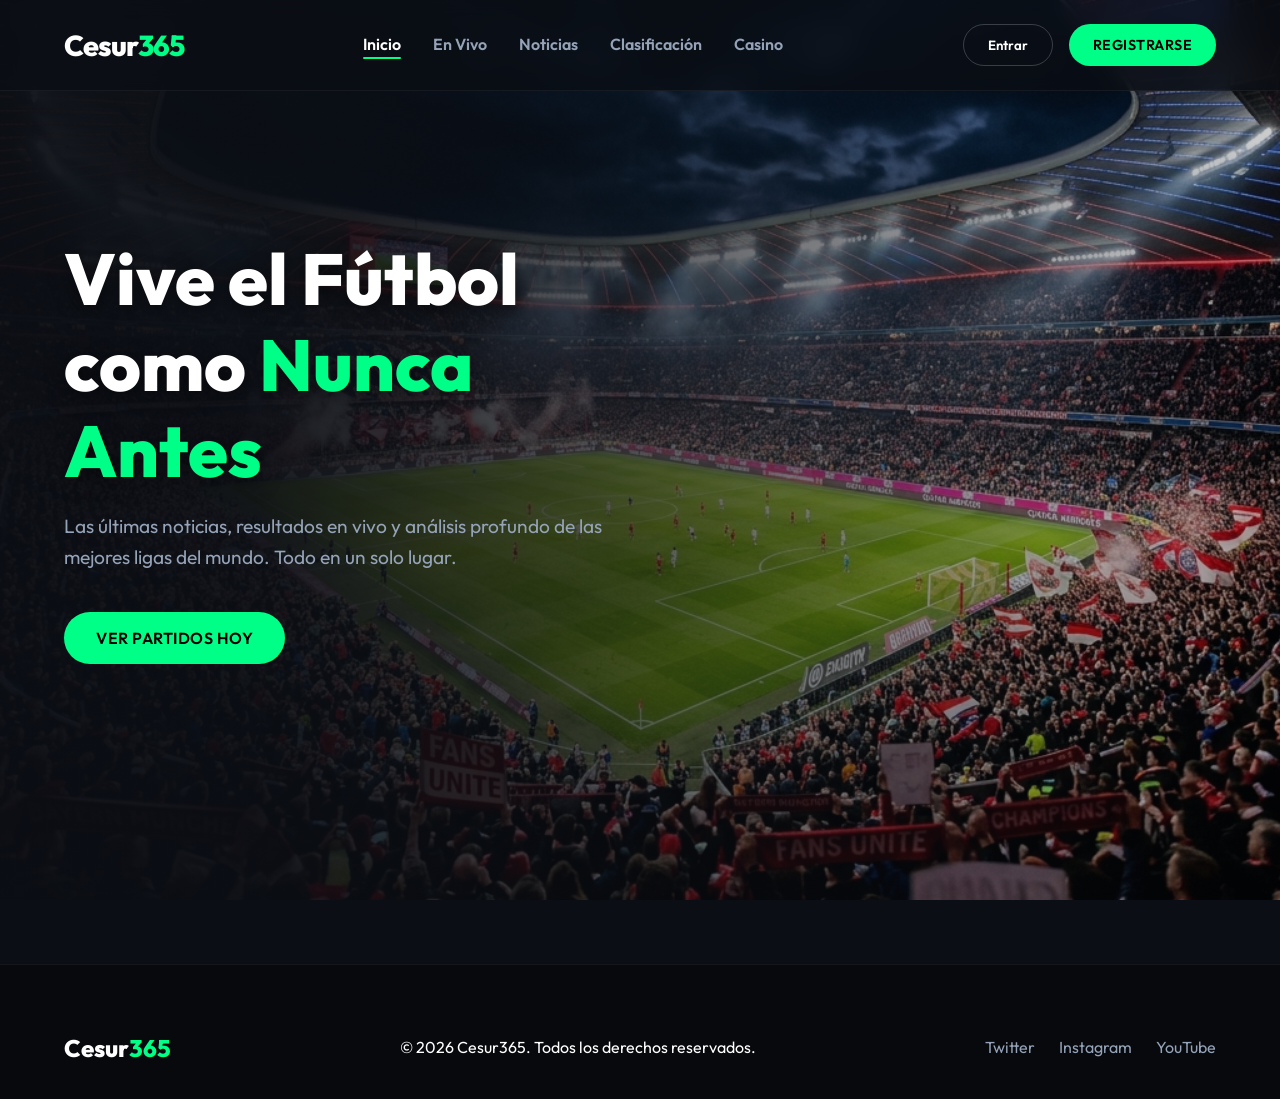
<file: index.html>
<!DOCTYPE html>
<html lang="es">

<head>
    <meta charset="UTF-8">
    <meta name="viewport" content="width=device-width, initial-scale=1.0">
    <title>Cesur365</title>
    <!-- Fuentes de Google -->
    <link rel="preconnect" href="https://fonts.googleapis.com">
    <link rel="preconnect" href="https://fonts.gstatic.com" crossorigin>
    <link href="https://fonts.googleapis.com/css2?family=Outfit:wght@300;400;600;800&display=swap" rel="stylesheet">
    <link rel="stylesheet" href="css/style.css">
</head>

<body>
    <header class="navbar">
        <div class="logo">
            <a href="index.html" style="text-decoration: none; color: inherit;">
                <h1>Cesur<span>365</span></h1>
            </a>
        </div>
        <div class="hamburger" onclick="toggleMenu()">
            <span></span>
            <span></span>
            <span></span>
        </div>
        <nav id="nav-menu">
            <ul>
                <li><a href="index.html" class="active">Inicio</a></li>
                <li><a href="envivo.html">En Vivo</a></li>
                <li><a href="noticias.html">Noticias</a></li>
                <li><a href="clasificacion.html">Clasificación</a></li>
                <li><a href="casino.html">Casino</a></li>
            </ul>
        </nav>
        <div class="auth-buttons" id="auth-section">
            <button class="btn-secondary" onclick="openModal('loginModal')">Entrar</button>
            <button class="btn-primary" onclick="openModal('registerModal')">Registrarse</button>
        </div>
    </header>

    <main>
        <!-- Principal -->
        <section id="home" class="hero">
            <div class="hero-content">
                <h2>Vive el Fútbol como <span class="highlight">Nunca Antes</span></h2>
                <p>Las últimas noticias, resultados en vivo y análisis profundo de las mejores ligas del mundo. Todo en
                    un solo lugar.</p>
                <button class="btn-primary btn-large" onclick="window.location.href='envivo.html'">Ver Partidos
                    Hoy</button>
            </div>
            <!-- El fondo se maneja mediante CSS y la imagen generada  -->
        </section>
    </main>

    <footer>
        <div class="footer-content">
            <div class="footer-logo">Cesur<span>365</span></div>
            <p>&copy; 2026 Cesur365. Todos los derechos reservados.</p>
            <div class="social-links">
                <a href="#">Twitter</a>
                <a href="#">Instagram</a>
                <a href="#">YouTube</a>

            </div>
        </div>
    </footer>

    <script>
        function toggleMenu() {
            document.getElementById('nav-menu').classList.toggle('open');
        }

        // ---autenticación  ---
        function openModal(id) { document.getElementById(id).classList.add('active'); }
        function closeModal(id) { document.getElementById(id).classList.remove('active'); }

        function checkAuth() {
            const user = localStorage.getItem('nexgenUser');
            const authSection = document.getElementById('auth-section');
            if (user) {
                authSection.innerHTML = `<span style="margin-right:1rem; font-weight:600;">Hola, <span class="highlight">${user}</span></span>
                                         <button class="btn-secondary" onclick="logout()">Salir</button>`;
            } else {
                authSection.innerHTML = `<button class="btn-secondary" onclick="openModal('loginModal')">Entrar</button>
                                         <button class="btn-primary" onclick="openModal('registerModal')">Registrarse</button>`;
            }
        }

        function handleRegister(e) {
            e.preventDefault();
            const user = document.getElementById('regUser').value;
            localStorage.setItem('nexgenUser', user);
            closeModal('registerModal');
            checkAuth();
            alert('¡Registro exitoso! Bienvenido ' + user);
        }

        function handleLogin(e) {
            e.preventDefault();
            const user = document.getElementById('loginUser').value;
            localStorage.setItem('nexgenUser', user);
            closeModal('loginModal');
            checkAuth();
        }

        function logout() {
            localStorage.removeItem('nexgenUser');
            checkAuth();
        }

        window.onload = checkAuth;
    </script>

    <!--Inicio de sesion-->
    <div id="loginModal" class="modal">
        <div class="modal-content">
            <span class="close-btn" onclick="closeModal('loginModal')">&times;</span>
            <h3 style="margin-bottom: 1.5rem; font-size: 1.8rem;">Iniciar <span class="highlight">Sesión</span></h3>
            <form id="loginForm" onsubmit="handleLogin(event)">
                <div class="form-group">
                    <label>Usuario</label>
                    <input type="text" id="loginUser" required>
                </div>
                <div class="form-group">
                    <label>Contraseña</label>
                    <input type="password" id="loginPass" required>
                </div>
                <button type="submit" class="btn-primary" style="width: 100%;">Entrar</button>
            </form>
        </div>
    </div>

    <!-- Registrarse -->
    <div id="registerModal" class="modal">
        <div class="modal-content">
            <span class="close-btn" onclick="closeModal('registerModal')">&times;</span>
            <h3 style="margin-bottom: 1.5rem; font-size: 1.8rem;">Crea tu <span class="highlight">Cuenta</span></h3>
            <form id="registerForm" onsubmit="handleRegister(event)">
                <div class="form-group">
                    <label>Nombre de Usuario</label>
                    <input type="text" id="regUser" required>
                </div>
                <div class="form-group">
                    <label>Correo Electrónico</label>
                    <input type="email" id="regEmail" required>
                </div>
                <div class="form-group">
                    <label>Contraseña</label>
                    <input type="password" id="regPass" required>
                </div>
                <button type="submit" class="btn-primary" style="width: 100%;">Registrarse</button>
            </form>
        </div>
    </div>
</body>

</html>
</file>
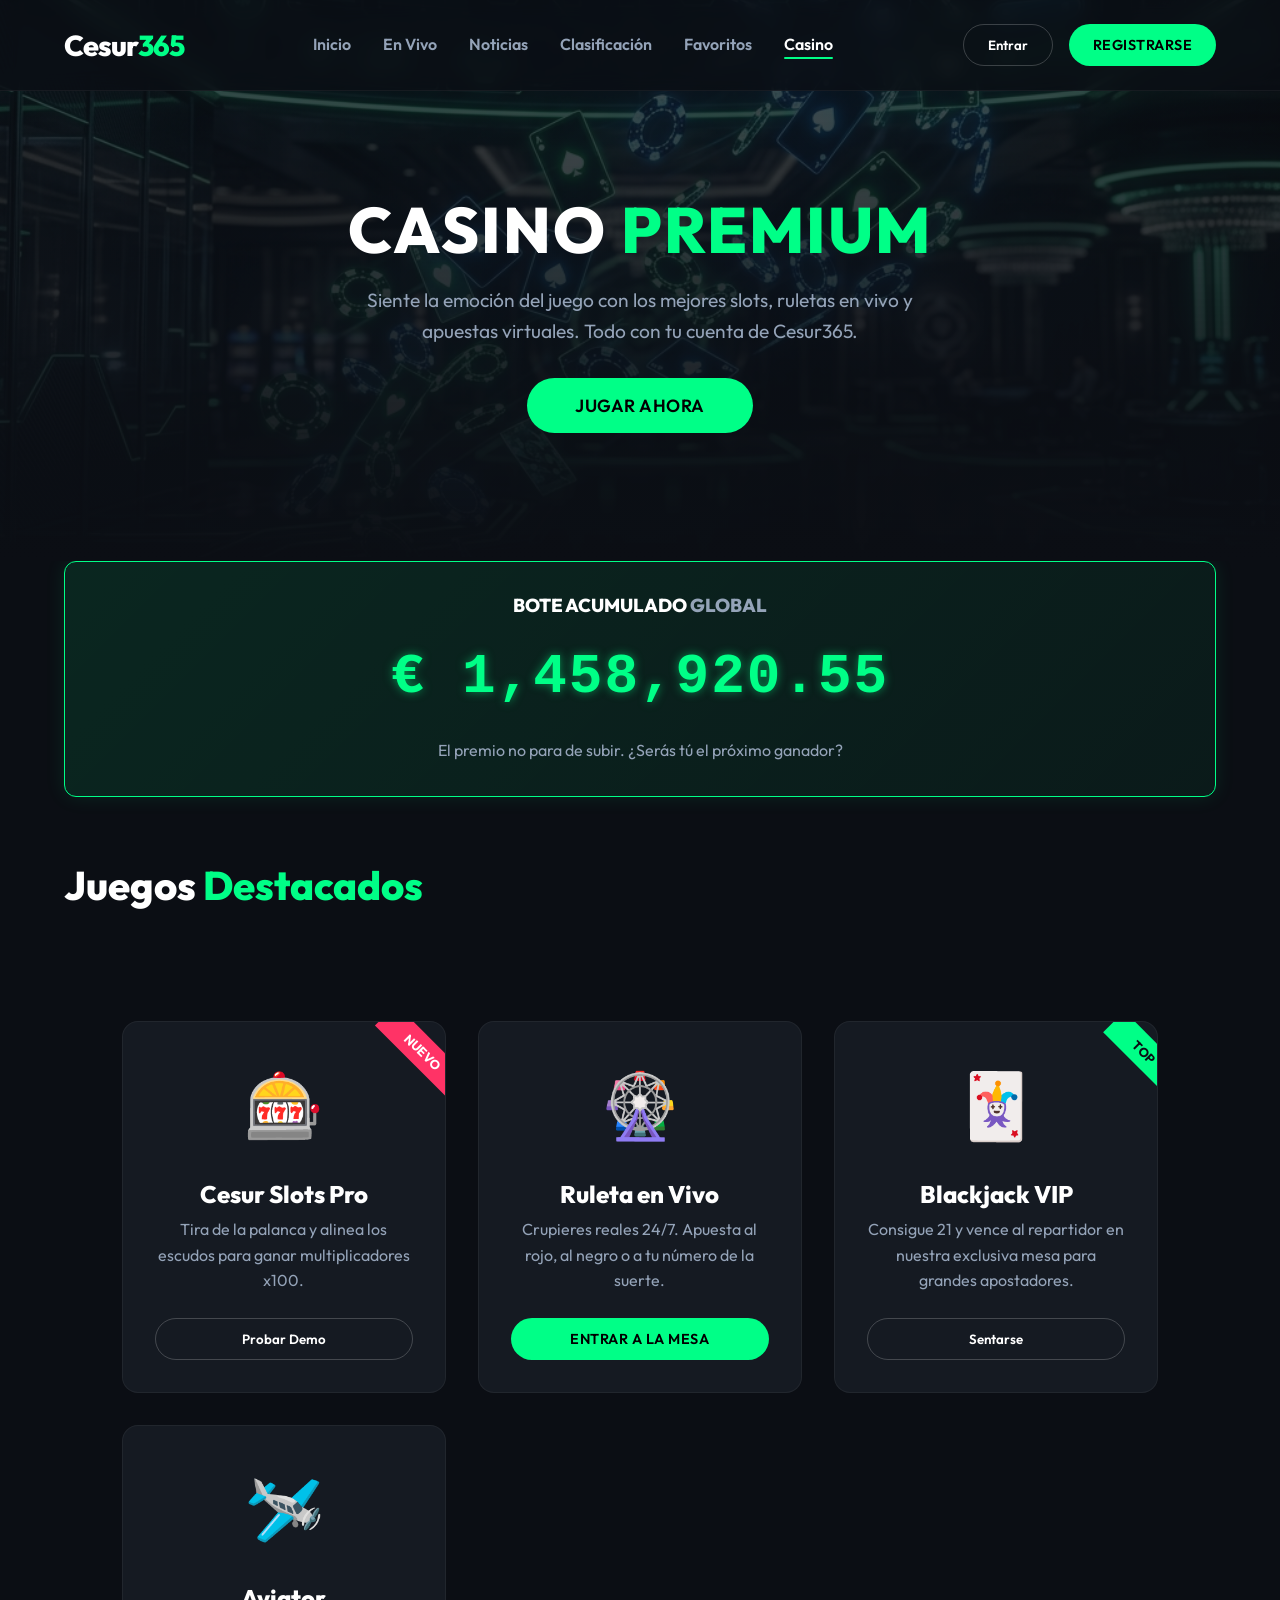
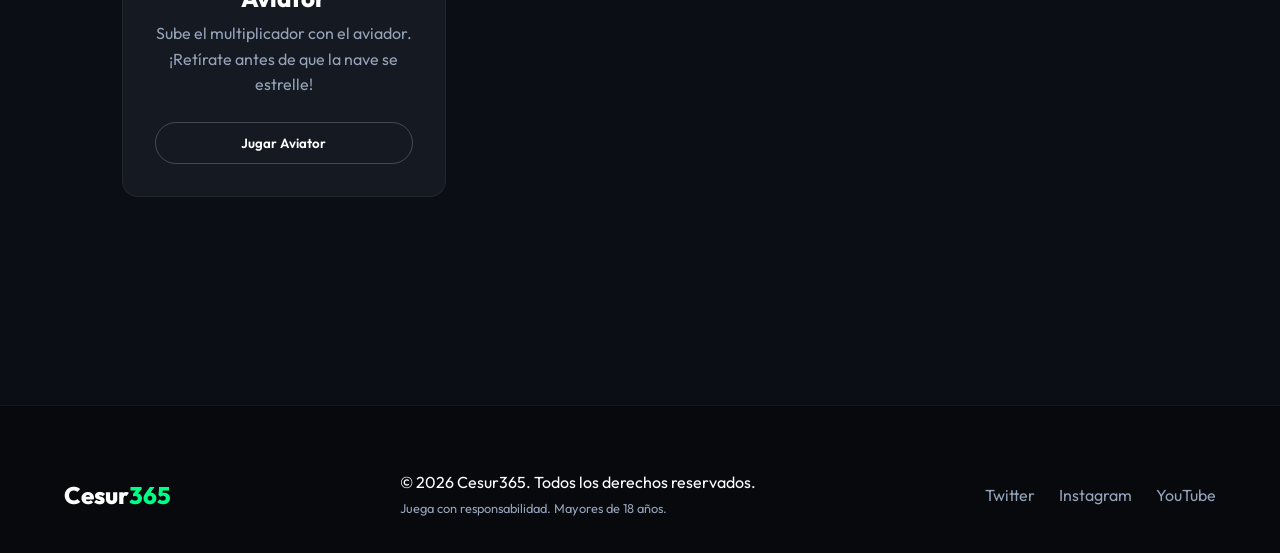
<file: casino.html>
<!DOCTYPE html>
<html lang="es">

<head>
    <meta charset="UTF-8">
    <meta name="viewport" content="width=device-width, initial-scale=1.0">
    <title>Cesur365 - Casino</title>
    <!-- Fuentes de Google -->
    <link rel="preconnect" href="https://fonts.googleapis.com">
    <link rel="preconnect" href="https://fonts.gstatic.com" crossorigin>
    <link href="https://fonts.googleapis.com/css2?family=Outfit:wght@300;400;600;800&display=swap" rel="stylesheet">
    <link rel="stylesheet" href="css/style.css">
    <style>
        .casino-hero {
            padding: 12rem 5% 8rem;
            background-image: linear-gradient(to bottom, rgba(11, 14, 20, 0.7), var(--bg-main)), url('img/casino_bg.png');
            background-size: cover;
            background-position: center;
            text-align: center;
            position: relative;
            overflow: hidden;
        }

        .casino-hero h2 {
            font-size: 4rem;
            margin-bottom: 1rem;
            text-transform: uppercase;
            letter-spacing: 2px;
        }

        .casino-hero p {
            font-size: 1.2rem;
            color: var(--text-secondary);
            max-width: 600px;
            margin: 0 auto 2rem;
        }

        .game-grid {
            display: grid;
            grid-template-columns: repeat(auto-fit, minmax(280px, 1fr));
            gap: 2rem;
            padding: 4rem 5%;
        }

        .game-card {
            background-color: var(--bg-card);
            border: 1px solid rgba(255, 255, 255, 0.05);
            border-radius: 16px;
            padding: 2rem;
            text-align: center;
            transition: all 0.3s ease;
            position: relative;
            overflow: hidden;
        }

        .game-card:hover {
            transform: translateY(-10px);
            box-shadow: 0 15px 30px rgba(0, 255, 135, 0.1);
            border-color: rgba(0, 255, 135, 0.3);
        }

        .game-icon {
            font-size: 4rem;
            margin-bottom: 1.5rem;
            color: var(--accent);
        }

        .jackpot-banner {
            background: linear-gradient(135deg, rgba(0, 255, 135, 0.1) 0%, rgba(0, 255, 135, 0.05) 100%);
            border: 1px solid var(--accent);
            border-radius: 12px;
            padding: 2rem;
            text-align: center;
            margin: 0 5% 4rem;
            box-shadow: 0 0 20px rgba(0, 255, 135, 0.1);
        }

        .jackpot-amount {
            font-size: 3.5rem;
            font-weight: 800;
            color: var(--accent);
            font-family: monospace;
            letter-spacing: 2px;
            margin: 1rem 0;
            text-shadow: 0 0 10px rgba(0, 255, 135, 0.5);
        }

        .promo-tag {
            position: absolute;
            top: 15px;
            right: -30px;
            background: var(--danger);
            color: white;
            padding: 5px 30px;
            transform: rotate(45deg);
            font-size: 0.8rem;
            font-weight: bold;
        }

        /* Slot Machine Styles */
        .slot-machine {
            display: flex;
            justify-content: center;
            gap: 1rem;
            background: rgba(0, 0, 0, 0.5);
            padding: 2rem;
            border-radius: 12px;
            border: 2px solid var(--accent);
            box-shadow: inset 0 0 20px rgba(0, 0, 0, 0.8), 0 0 15px rgba(0, 255, 135, 0.2);
        }

        .slot-reel {
            font-size: 4rem;
            background: #fff;
            color: #000;
            width: 80px;
            height: 100px;
            display: flex;
            align-items: center;
            justify-content: center;
            border-radius: 8px;
            box-shadow: inset 0 5px 10px rgba(0, 0, 0, 0.5);
            transition: all 0.1s;
        }

        .spinning {
            animation: slotSpin 0.1s linear infinite;
        }

        @keyframes slotSpin {
            0% {
                transform: translateY(-5px);
                filter: blur(2px);
            }

            50% {
                transform: translateY(5px);
                filter: blur(2px);
            }

            100% {
                transform: translateY(-5px);
                filter: blur(2px);
            }
        }

        /* Icon Animations */
        @keyframes floatIcon {

            0%,
            100% {
                transform: translateY(0);
            }

            50% {
                transform: translateY(-10px);
            }
        }

        @keyframes rotateIcon {
            0% {
                transform: rotate(0deg);
            }

            100% {
                transform: rotate(360deg);
            }
        }

        @keyframes pulseIcon {

            0%,
            100% {
                transform: scale(1);
            }

            50% {
                transform: scale(1.1);
            }
        }

        @keyframes wobbleIcon {

            0%,
            100% {
                transform: rotate(0deg);
            }

            25% {
                transform: rotate(-15deg);
            }

            75% {
                transform: rotate(15deg);
            }
        }

        .game-card:nth-child(1) .game-icon {
            animation: wobbleIcon 3s ease-in-out infinite;
            display: inline-block;
        }

        .game-card:nth-child(2) .game-icon {
            animation: rotateIcon 12s linear infinite;
            display: inline-block;
        }

        .game-card:nth-child(3) .game-icon {
            animation: floatIcon 4s ease-in-out infinite;
            display: inline-block;
        }

        .game-card:nth-child(4) .game-icon {
            animation: pulseIcon 2s ease-in-out infinite;
            display: inline-block;
        }

        /* Game Effect Animations */
        @keyframes shake {

            0%,
            100% {
                transform: translateX(0);
            }

            10%,
            30%,
            50%,
            70%,
            90% {
                transform: translateX(-10px);
            }

            20%,
            40%,
            60%,
            80% {
                transform: translateX(10px);
            }
        }

        .crashed-anim {
            animation: shake 0.4s cubic-bezier(.36, .07, .19, .97) both;
        }

        @keyframes winPulse {
            0% {
                box-shadow: 0 0 0 0 rgba(0, 255, 135, 0.7);
            }

            70% {
                box-shadow: 0 0 0 30px rgba(0, 255, 135, 0);
            }

            100% {
                box-shadow: 0 0 0 0 rgba(0, 255, 135, 0);
            }
        }

        .win-anim {
            animation: winPulse 1.5s infinite;
            border-color: rgba(0, 255, 135, 1) !important;
        }
    </style>
</head>

<body>
    <header class="navbar">
        <div class="logo">
            <a href="index.html" style="text-decoration: none; color: inherit;">
                <h1>Cesur<span>365</span></h1>
            </a>
        </div>
        <div class="hamburger" onclick="toggleMenu()">
            <span></span>
            <span></span>
            <span></span>
        </div>
        <nav id="nav-menu">
            <ul>
                <li><a href="index.html">Inicio</a></li>
                <li><a href="envivo.html">En Vivo</a></li>
                <li><a href="noticias.html">Noticias</a></li>
                <li><a href="clasificacion.html">Clasificación</a></li>
                <li><a href="favoritos.html">Favoritos</a></li>
                <li><a href="casino.html" class="active">Casino</a></li>
            </ul>
        </nav>
        <div class="auth-buttons" id="auth-section">
            <button class="btn-secondary" onclick="openModal('loginModal')">Entrar</button>
            <button class="btn-primary" onclick="openModal('registerModal')">Registrarse</button>
        </div>
    </header>

    <main>
        <section class="casino-hero">
            <h2>Casino <span class="highlight">Premium</span></h2>
            <p>Siente la emoción del juego con los mejores slots, ruletas en vivo y apuestas virtuales. Todo con tu
                cuenta de Cesur365.</p>
            <button class="btn-primary" style="font-size: 1.1rem; padding: 1rem 3rem;">Jugar Ahora</button>
        </section>

        <div class="jackpot-banner">
            <h3>BOTE ACUMULADO <span style="color: var(--text-secondary);">GLOBAL</span></h3>
            <div class="jackpot-amount" id="jackpot">€ 1,458,920.55</div>
            <p style="color: var(--text-secondary);">El premio no para de subir. ¿Serás tú el próximo ganador?</p>
        </div>

        <section class="section-container" style="padding-top: 0;">
            <div class="section-header">
                <h3>Juegos <span class="highlight">Destacados</span></h3>
            </div>

            <div class="game-grid">
                <!-- Juego 1 -->
                <div class="game-card">
                    <div class="promo-tag">NUEVO</div>
                    <div class="game-icon">🎰</div>
                    <h4 style="font-size: 1.5rem; margin-bottom: 0.5rem;">Cesur Slots Pro</h4>
                    <p style="color: var(--text-secondary); margin-bottom: 1.5rem;">Tira de la palanca y alinea los
                        escudos para ganar multiplicadores x100.</p>
                    <button class="btn-secondary" style="width: 100%;" onclick="openModal('gameModal')">Probar
                        Demo</button>
                </div>

                <!-- Juego 2 -->
                <div class="game-card">
                    <div class="game-icon">🎡</div>
                    <h4 style="font-size: 1.5rem; margin-bottom: 0.5rem;">Ruleta en Vivo</h4>
                    <p style="color: var(--text-secondary); margin-bottom: 1.5rem;">Crupieres reales 24/7. Apuesta al
                        rojo, al negro o a tu número de la suerte.</p>
                    <button class="btn-primary" style="width: 100%;" onclick="openModal('rouletteModal')">Entrar a la
                        Mesa</button>
                </div>

                <!-- Juego 3 -->
                <div class="game-card">
                    <div class="promo-tag" style="background: var(--accent); color: var(--bg-main);">TOP</div>
                    <div class="game-icon">🃏</div>
                    <h4 style="font-size: 1.5rem; margin-bottom: 0.5rem;">Blackjack VIP</h4>
                    <p style="color: var(--text-secondary); margin-bottom: 1.5rem;">Consigue 21 y vence al repartidor en
                        nuestra exclusiva mesa para grandes apostadores.</p>
                    <button class="btn-secondary" style="width: 100%;"
                        onclick="openModal('blackjackModal')">Sentarse</button>
                </div>

                <!-- Juego 4 -->
                <div class="game-card">
                    <div class="game-icon">🛩️</div>
                    <h4 style="font-size: 1.5rem; margin-bottom: 0.5rem;">Aviator</h4>
                    <p style="color: var(--text-secondary); margin-bottom: 1.5rem;">Sube el multiplicador con el aviador.
                        ¡Retírate antes de que la nave se estrelle!</p>
                    <button class="btn-secondary" style="width: 100%;" onclick="openModal('crashModal')">Jugar Aviator</button>
                </div>
            </div>
        </section>
    </main>

    <footer>
        <div class="footer-content">
            <div class="footer-logo">Cesur<span>365</span></div>
            <p>&copy; 2026 Cesur365. Todos los derechos reservados. <br><span
                    style="font-size: 0.8rem; color: var(--text-secondary);">Juega con responsabilidad. Mayores de 18
                    años.</span></p>
            <div class="social-links">
                <a href="#">Twitter</a>
                <a href="#">Instagram</a>
                <a href="#">YouTube</a>
            </div>
        </div>
    </footer>

    <script>
        function toggleMenu() {
            document.getElementById('nav-menu').classList.toggle('open');
        }

        // Jackpot Animation
        let jackpotVal = 1458920.55;
        setInterval(() => {
            jackpotVal += Math.random() * 5;
            document.getElementById('jackpot').innerText = "€ " + jackpotVal.toLocaleString('en-US', { minimumFractionDigits: 2, maximumFractionDigits: 2 });
        }, 3000);

        // ---autenticación---
        function openModal(id) {
            document.getElementById(id).classList.add('active');
            if (id === 'rouletteModal' && document.getElementById('rouletteStrip') && document.getElementById('rouletteStrip').innerHTML.trim() === '') {
                if (typeof generateRouletteStrip === 'function') generateRouletteStrip('red', 7);
            }
        }
        function closeModal(id) { document.getElementById(id).classList.remove('active'); }

        function checkAuth() {
            const user = localStorage.getItem('nexgenUser');
            const authSection = document.getElementById('auth-section');
            if (user) {
                let balance = parseFloat(localStorage.getItem('cesurBalance') || "0.00");
                authSection.innerHTML = `<span style="margin-right:1rem; font-weight:600;">Saldo: <span class="highlight">€${balance.toFixed(2)}</span></span>
                                         <span style="margin-right:1rem; font-weight:600;">Hola, <span class="highlight">${user}</span></span>
                                         <button class="btn-primary" onclick="openModal('depositModal')" style="margin-right: 0.5rem; padding: 0.5rem 1rem;">Ingresar</button>
                                         <button class="btn-secondary" onclick="logout()" style="padding: 0.5rem 1rem;">Salir</button>`;
            } else {
                authSection.innerHTML = `<button class="btn-secondary" onclick="openModal('loginModal')">Entrar</button>
                                         <button class="btn-primary" onclick="openModal('registerModal')">Registrarse</button>`;
            }
        }

        function updateBalance(amount) {
            let balance = parseFloat(localStorage.getItem('cesurBalance') || "0.00");
            balance += amount;
            if (balance < 0) balance = 0;
            localStorage.setItem('cesurBalance', balance.toFixed(2));
            checkAuth();
            return balance;
        }

        function handleDeposit(e) {
            e.preventDefault();
            const amount = parseFloat(document.getElementById('depositAmount').value);
            if (amount > 0) {
                updateBalance(amount);
                closeModal('depositModal');
                alert('¡Has ingresado €' + amount.toFixed(2) + ' exitosamente!');
                document.getElementById('depositForm').reset();
            }
        }

        function handleRegister(e) {
            e.preventDefault();
            const user = document.getElementById('regUser').value;
            localStorage.setItem('nexgenUser', user);
            closeModal('registerModal');
            checkAuth();
            alert('¡Registro exitoso! Bienvenido ' + user);
        }

        function handleLogin(e) {
            e.preventDefault();
            const user = document.getElementById('loginUser').value;
            localStorage.setItem('nexgenUser', user);
            closeModal('loginModal');
            checkAuth();
        }

        function logout() {
            localStorage.removeItem('nexgenUser');
            checkAuth();
        }

        window.onload = checkAuth;

        // Slot Machine Logic
        const symbols = ['⚽', '🏆', '💎', '🍒', '🔔', '👑'];
        let isSpinning = false;
        let spinIntervals = [];

        function spinSlots() {
            if (isSpinning) return;
            
            const betAmount = parseFloat(document.getElementById('slotBetAmount').value) || 10;
            if (betAmount <= 0) return alert('La apuesta debe ser mayor a 0');

            let balance = parseFloat(localStorage.getItem('cesurBalance') || "0.00");
            if (balance < betAmount) {
                alert('No tienes suficiente saldo. ¡Ingresa dinero para jugar!');
                return;
            }
            updateBalance(-betAmount);

            isSpinning = true;

            const btn = document.getElementById('spinButton');
            const msg = document.getElementById('slotMessage');
            const reels = [document.getElementById('reel1'), document.getElementById('reel2'), document.getElementById('reel3')];

            btn.disabled = true;
            btn.style.opacity = '0.5';
            msg.style.color = 'var(--text-main)';
            msg.innerText = 'Girando...';

            reels.forEach((reel, i) => {
                reel.classList.add('spinning');
                spinIntervals[i] = setInterval(() => {
                    reel.innerText = symbols[Math.floor(Math.random() * symbols.length)];
                }, 50 + (i * 20)); // Differing speeds
            });

            setTimeout(() => {
                reels.forEach((reel, i) => {
                    clearInterval(spinIntervals[i]);
                    reel.classList.remove('spinning');
                });

                const result = [
                    symbols[Math.floor(Math.random() * symbols.length)],
                    symbols[Math.floor(Math.random() * symbols.length)],
                    symbols[Math.floor(Math.random() * symbols.length)]
                ];

                reels[0].innerText = result[0];
                reels[1].innerText = result[1];
                reels[2].innerText = result[2];

                if (result[0] === result[1] && result[1] === result[2]) {
                    msg.style.color = 'var(--accent)';
                    let win = betAmount * 100;
                    msg.innerText = `¡JACKPOT! Has ganado €${win} 🎉`;
                    updateBalance(win);
                    jackpotVal -= win;
                    document.querySelector('.slot-machine').classList.add('win-anim');
                    setTimeout(() => document.querySelector('.slot-machine').classList.remove('win-anim'), 3000);
                } else if (result[0] === result[1] || result[1] === result[2] || result[0] === result[2]) {
                    msg.style.color = '#FFD700';
                    let win = betAmount * 5;
                    msg.innerText = `¡Premio Menor! Has ganado €${win}`;
                    updateBalance(win);
                } else {
                    msg.style.color = 'var(--danger)';
                    msg.innerText = 'Casi... ¡Inténtalo de nuevo!';
                }

                isSpinning = false;
                btn.disabled = false;
                btn.style.opacity = '1';
            }, 2000);
        }

        // Crash Game Logic (Aviator)
        let crashInterval;
        let multiplier = 1.00;
        let crashPoint = 0;
        let isCrashing = false;
        let guyScale = 1;

        let currentCrashBet = 0;
        
        function animateBurger() {
            const burger = document.getElementById('burger');
            burger.style.transition = 'none';
            burger.style.right = '-50px';
            setTimeout(() => {
                burger.style.transition = 'right 0.3s linear';
                burger.style.right = 'calc(50% - 10px)';
            }, 20);
        }

        function startCrash() {
            const betAmount = parseFloat(document.getElementById('crashBetAmount').value) || 10;
            if (betAmount <= 0) return alert('La apuesta debe ser mayor a 0');

            let balance = parseFloat(localStorage.getItem('cesurBalance') || "0.00");
            if (balance < betAmount) {
                alert('No tienes suficiente saldo. ¡Ingresa dinero para jugar!');
                return;
            }
            updateBalance(-betAmount);
            currentCrashBet = betAmount;

            const startBtn = document.getElementById('startCrashBtn');
            const cashoutBtn = document.getElementById('cashoutBtn');
            const multDisplay = document.getElementById('crashMultiplier');
            const msg = document.getElementById('crashMessage');
            const fatGuy = document.getElementById('fatGuy');

            startBtn.disabled = true;
            cashoutBtn.disabled = false;
            isCrashing = true;
            msg.innerText = '';
            multDisplay.style.color = 'var(--accent)';
            multiplier = 1.00;
            fatGuy.innerHTML = '<div style="width: 80px; height: 80px; border-radius: 50%; background: linear-gradient(135deg, #1D3557, #457B9D); display: flex; align-items: center; justify-content: center; color: white; font-size: 2.2rem; border: 3px solid var(--accent);">😎</div>';
            guyScale = 1;
            fatGuy.style.transform = `scale(${guyScale})`;

            crashPoint = (Math.random() * 3 + 1).toFixed(2);
            if (Math.random() > 0.8) crashPoint = (Math.random() * 8 + 1).toFixed(2);

            let tick = 0;
            crashInterval = setInterval(() => {
                multiplier += 0.05;
                multDisplay.innerText = multiplier.toFixed(2) + 'x';

                guyScale += 0.02;
                fatGuy.style.transform = `scale(${guyScale})`;

                tick++;
                if (tick % 5 === 0) animateBurger(); // El avión acelera un poco cada medio segundo

                if (multiplier >= crashPoint) {
                    clearInterval(crashInterval);
                    isCrashing = false;
                    cashoutBtn.disabled = true;
                    startBtn.disabled = false;
                    multDisplay.style.color = 'var(--danger)';
                    msg.style.color = 'var(--danger)';
                    msg.innerText = '¡PUM! El aviador se estrelló. Has perdido.';

                    fatGuy.innerHTML = '💥';
                    fatGuy.style.fontSize = '4rem';
                    fatGuy.style.transform = `scale(${guyScale * 1.5})`;

                    document.getElementById('crashModal').querySelector('.modal-content').classList.add('crashed-anim');
                    setTimeout(() => document.getElementById('crashModal').querySelector('.modal-content').classList.remove('crashed-anim'), 500);
                }
            }, 100);
        }

        function cashout() {
            if (!isCrashing) return;
            clearInterval(crashInterval);
            isCrashing = false;

            const startBtn = document.getElementById('startCrashBtn');
            const cashoutBtn = document.getElementById('cashoutBtn');
            const msg = document.getElementById('crashMessage');
            const fatGuy = document.getElementById('fatGuy');

            cashoutBtn.disabled = true;
            startBtn.disabled = false;

            fatGuy.innerHTML = '😎'; // Satisfecho
            fatGuy.style.fontSize = '4rem';

            const winAmount = (currentCrashBet * multiplier).toFixed(2);
            updateBalance(parseFloat(winAmount));
            msg.style.color = 'var(--accent)';
            msg.innerText = `¡Te retiraste a tiempo! Ganaste €${winAmount} 🎉`;

            document.getElementById('crashMultiplier').parentElement.classList.add('win-anim');
            setTimeout(() => document.getElementById('crashMultiplier').parentElement.classList.remove('win-anim'), 3000);
        }

        function resetCrash() {
            clearInterval(crashInterval);
            document.getElementById('crashMultiplier').innerText = '1.00x';
            document.getElementById('crashMultiplier').style.color = 'var(--accent)';
            document.getElementById('startCrashBtn').disabled = false;
            document.getElementById('cashoutBtn').disabled = true;
            document.getElementById('crashMessage').innerText = '';
            document.getElementById('fatGuy').innerHTML = '<div style="width: 80px; height: 80px; border-radius: 50%; background: linear-gradient(135deg, #1D3557, #457B9D); display: flex; align-items: center; justify-content: center; color: white; font-size: 2.2rem; border: 3px solid var(--accent);">😎</div>';
            document.getElementById('fatGuy').style.transform = 'scale(1)';
            document.getElementById('burger').style.right = '-50px';
            isCrashing = false;
        }

        // Premium Roulette Logic
        let isRouletteSpinning = false;
        const TILE_WIDTH = 80;
        const TILE_MARGIN = 4;
        const ACTUAL_TILE_WIDTH = TILE_WIDTH + TILE_MARGIN * 2;

        function generateRouletteStrip(winningColor, winningNumber) {
            const strip = document.getElementById('rouletteStrip');
            strip.innerHTML = '';
            strip.style.transition = 'none';
            strip.style.transform = `translateX(0px)`;

            let html = '';
            for (let i = 0; i < 100; i++) {
                let colorClass, bg, num;

                if (i === 85) {
                    bg = winningColor === 'red' ? '#E63946' : winningColor === 'black' ? '#1D3557' : '#2A9D8F';
                    num = winningNumber;
                } else {
                    let r = Math.random();
                    if (r < 0.05) { bg = '#2A9D8F'; num = 0; }
                    else if (r < 0.5) { bg = '#E63946'; num = Math.floor(Math.random() * 18) * 2 + 1; }
                    else { bg = '#1D3557'; num = Math.floor(Math.random() * 18) * 2 + 2; }
                }

                html += `<div style="min-width: ${TILE_WIDTH}px; height: ${TILE_WIDTH}px; margin: 0 ${TILE_MARGIN}px; background: ${bg}; border-radius: 8px; display: flex; align-items: center; justify-content: center; font-size: 2rem; font-weight: bold; color: white; box-shadow: inset 0 0 10px rgba(0,0,0,0.5);">${num}</div>`;
            }
            strip.innerHTML = html;
        }

        function betRoulette(color) {
            if (isRouletteSpinning) return;
            
            const betAmount = parseFloat(document.getElementById('rouletteBetAmount').value) || 10;
            if (betAmount <= 0) return alert('La apuesta debe ser mayor a 0');

            let balance = parseFloat(localStorage.getItem('cesurBalance') || "0.00");
            if (balance < betAmount) {
                alert('No tienes suficiente saldo. ¡Ingresa dinero para jugar!');
                return;
            }
            updateBalance(-betAmount);

            isRouletteSpinning = true;

            const strip = document.getElementById('rouletteStrip');
            const msg = document.getElementById('rouletteMessage');

            msg.style.color = 'var(--text-main)';
            msg.innerText = `Apuesta al ${color === 'red' ? 'ROJO' : color === 'black' ? 'NEGRO' : 'VERDE'}... ¡Girando!`;

            const finalNum = Math.floor(Math.random() * 37);
            let finalColor = 'green';
            if (finalNum !== 0) {
                finalColor = finalNum % 2 !== 0 ? 'red' : 'black'; // Red is odd usually, let's keep it simple
            }

            generateRouletteStrip(finalColor, finalNum);

            void strip.offsetWidth; // force reflow

            const containerWidth = strip.parentElement.offsetWidth;
            const pointerOffset = containerWidth / 2;
            const randomOffset = (Math.random() * (TILE_WIDTH - 20)) - ((TILE_WIDTH - 20) / 2);
            const targetX = (85 * ACTUAL_TILE_WIDTH + (ACTUAL_TILE_WIDTH / 2)) - pointerOffset + randomOffset;

            strip.style.transition = 'transform 6s cubic-bezier(0.15, 0.9, 0.1, 1)';
            strip.style.transform = `translateX(-${targetX}px)`;

            setTimeout(() => {
                if (finalColor === color) {
                    msg.style.color = 'var(--accent)';
                    let winAmount = color === 'green' ? betAmount * 14 : betAmount * 2;
                    updateBalance(winAmount);
                    msg.innerText = `¡Ha salido ${finalNum} ${finalColor === 'red' ? 'Rojo' : finalColor === 'black' ? 'Negro' : 'Verde'}! ¡HAS GANADO €${winAmount}! 🎉`;
                    strip.parentElement.classList.add('win-anim');
                    setTimeout(() => strip.parentElement.classList.remove('win-anim'), 3000);
                } else {
                    msg.style.color = 'var(--danger)';
                    msg.innerText = `Ha salido ${finalNum} ${finalColor === 'red' ? 'Rojo' : finalColor === 'black' ? 'Negro' : 'Verde'}. Has perdido.`;
                    document.getElementById('rouletteModal').querySelector('.modal-content').classList.add('crashed-anim');
                    setTimeout(() => document.getElementById('rouletteModal').querySelector('.modal-content').classList.remove('crashed-anim'), 500);
                }
                isRouletteSpinning = false;
            }, 6200);
        }

        // Blackjack Logic
        let deck = [];
        let playerHand = [];
        let dealerHand = [];
        const cardSuits = ['♠', '♥', '♦', '♣'];
        const cardValues = ['2', '3', '4', '5', '6', '7', '8', '9', '10', 'J', 'Q', 'K', 'A'];

        function buildDeck() {
            deck = [];
            for (let s of cardSuits) {
                for (let v of cardValues) {
                    deck.push({ suit: s, value: v });
                }
            }
            deck.sort(() => Math.random() - 0.5);
        }

        function getCardValue(card) {
            if (['J', 'Q', 'K'].includes(card.value)) return 10;
            if (card.value === 'A') return 11;
            return parseInt(card.value);
        }

        function calculateScore(hand) {
            let score = 0;
            let aces = 0;
            for (let card of hand) {
                score += getCardValue(card);
                if (card.value === 'A') aces += 1;
            }
            while (score > 21 && aces > 0) {
                score -= 10;
                aces -= 1;
            }
            return score;
        }

        function renderCard(card) {
            let color = (card.suit === '♥' || card.suit === '♦') ? '#E63946' : '#1D3557';
            return `<span style="color: ${color}; background: white; padding: 5px 10px; border-radius: 5px; margin: 2px; border: 1px solid #ccc; display: inline-block; box-shadow: 2px 2px 5px rgba(0,0,0,0.2); font-weight: bold;">${card.value}${card.suit}</span>`;
        }

        let currentBjBet = 0;
        
        function startBlackjack() {
            const betAmount = parseFloat(document.getElementById('bjBetAmount').value) || 10;
            if (betAmount <= 0) return alert('La apuesta debe ser mayor a 0');

            let balance = parseFloat(localStorage.getItem('cesurBalance') || "0.00");
            if (balance < betAmount) {
                alert('No tienes suficiente saldo. ¡Ingresa dinero para jugar!');
                return;
            }
            updateBalance(-betAmount);
            currentBjBet = betAmount;

            buildDeck();
            playerHand = [deck.pop(), deck.pop()];
            dealerHand = [deck.pop()];

            document.getElementById('bjStartBtn').style.display = 'none';
            document.getElementById('bjHitBtn').style.display = 'block';
            document.getElementById('bjStandBtn').style.display = 'block';
            document.getElementById('blackjackMessage').innerText = '';

            updateBlackjackUI();

            if (calculateScore(playerHand) === 21) {
                updateBalance(currentBjBet * 2.5);
                endBlackjack(`¡Blackjack! Has ganado €${currentBjBet * 2.5} 🎉`, true);
            }
        }

        function hitBlackjack() {
            playerHand.push(deck.pop());
            updateBlackjackUI();
            if (calculateScore(playerHand) > 21) {
                endBlackjack('Te has pasado de 21. Gana el Crupier.', false);
            }
        }

        function standBlackjack() {
            let dealerScore = calculateScore(dealerHand);
            while (dealerScore < 17) {
                dealerHand.push(deck.pop());
                dealerScore = calculateScore(dealerHand);
            }
            updateBlackjackUI();

            let pScore = calculateScore(playerHand);
            if (dealerScore > 21) {
                updateBalance(currentBjBet * 2);
                endBlackjack('El Crupier se pasa de 21. ¡Has ganado! 🎉', true);
            } else if (dealerScore > pScore) {
                endBlackjack('Gana el Crupier.', false);
            } else if (dealerScore < pScore) {
                updateBalance(currentBjBet * 2);
                endBlackjack('¡Has ganado a la casa! 🎉', true);
            } else {
                updateBalance(currentBjBet);
                endBlackjack('Empate. Se devuelve la apuesta.', null);
            }
        }

        function updateBlackjackUI() {
            document.getElementById('playerCards').innerHTML = playerHand.map(renderCard).join('');
            document.getElementById('dealerCards').innerHTML = dealerHand.map(renderCard).join('');
            document.getElementById('playerScore').innerText = calculateScore(playerHand);
            document.getElementById('dealerScore').innerText = calculateScore(dealerHand);
        }

        function endBlackjack(msgText, playerWins) {
            document.getElementById('bjStartBtn').style.display = 'block';
            document.getElementById('bjStartBtn').innerText = 'Jugar de Nuevo';
            document.getElementById('bjHitBtn').style.display = 'none';
            document.getElementById('bjStandBtn').style.display = 'none';

            const msg = document.getElementById('blackjackMessage');
            msg.innerText = msgText;
            if (playerWins === true) {
                msg.style.color = 'var(--accent)';
                document.getElementById('blackjackModal').querySelector('.modal-content').classList.add('win-anim');
                setTimeout(() => document.getElementById('blackjackModal').querySelector('.modal-content').classList.remove('win-anim'), 3000);
            } else if (playerWins === false) {
                msg.style.color = 'var(--danger)';
                document.getElementById('blackjackModal').querySelector('.modal-content').classList.add('crashed-anim');
                setTimeout(() => document.getElementById('blackjackModal').querySelector('.modal-content').classList.remove('crashed-anim'), 500);
            } else {
                msg.style.color = '#FFD700';
            }
        }
    </script>

    <!-- Modales de Auth -->
    <div id="loginModal" class="modal">
        <div class="modal-content">
            <span class="close-btn" onclick="closeModal('loginModal')">&times;</span>
            <h3 style="margin-bottom: 1.5rem; font-size: 1.8rem;">Iniciar <span class="highlight">Sesión</span></h3>
            <form id="loginForm" onsubmit="handleLogin(event)">
                <div class="form-group">
                    <label>Usuario</label>
                    <input type="text" id="loginUser" required>
                </div>
                <div class="form-group">
                    <label>Contraseña</label>
                    <input type="password" id="loginPass" required>
                </div>
                <button type="submit" class="btn-primary" style="width: 100%;">Entrar</button>
            </form>
        </div>
    </div>

    <div id="registerModal" class="modal">
        <div class="modal-content">
            <span class="close-btn" onclick="closeModal('registerModal')">&times;</span>
            <h3 style="margin-bottom: 1.5rem; font-size: 1.8rem;">Crea tu <span class="highlight">Cuenta</span></h3>
            <form id="registerForm" onsubmit="handleRegister(event)">
                <div class="form-group">
                    <label>Nombre de Usuario</label>
                    <input type="text" id="regUser" required>
                </div>
                <div class="form-group">
                    <label>Correo Electrónico</label>
                    <input type="email" id="regEmail" required>
                </div>
                <div class="form-group">
                    <label>Contraseña</label>
                    <input type="password" id="regPass" required>
                </div>
                <button type="submit" class="btn-primary" style="width: 100%;">Registrarse</button>
            </form>
        </div>
    </div>

    <!-- Deposit Modal -->
    <div id="depositModal" class="modal">
        <div class="modal-content" style="max-width: 400px; text-align: center;">
            <span class="close-btn" onclick="closeModal('depositModal')">&times;</span>
            <h3 style="margin-bottom: 1.5rem; font-size: 1.8rem;">Ingresar <span class="highlight">Dinero</span></h3>
            <form id="depositForm" onsubmit="handleDeposit(event)">
                <div class="form-group" style="text-align: left;">
                    <label>Cantidad a ingresar (€)</label>
                    <input type="number" id="depositAmount" min="1" step="0.01" required>
                </div>
                <div class="form-group" style="text-align: left;">
                    <label>Número de Tarjeta</label>
                    <input type="text" placeholder="Ej: 1234567890123456" required>
                </div>
                <div style="display: flex; gap: 1rem;">
                    <div class="form-group" style="flex: 1; text-align: left;">
                        <label>Caducidad</label>
                        <input type="text" placeholder="MM/AA" required>
                    </div>
                    <div class="form-group" style="flex: 1; text-align: left;">
                        <label>CVV</label>
                        <input type="text" placeholder="123" required>
                    </div>
                </div>
                <button type="submit" class="btn-primary" style="width: 100%; margin-top: 1rem;">Completar Ingreso</button>
            </form>
        </div>
    </div>

    <!-- Game Modal (Slots) -->
    <div id="gameModal" class="modal">
        <div class="modal-content" style="max-width: 500px; text-align: center;">
            <span class="close-btn" onclick="closeModal('gameModal')">&times;</span>
            <h3 style="margin-bottom: 1.5rem; font-size: 1.8rem;">Cesur <span class="highlight">Slots Pro</span></h3>

            <div class="form-group" style="margin-bottom: 1.5rem; max-width: 250px; margin-left: auto; margin-right: auto;">
                <label style="display: block; text-align: center; margin-bottom: 0.5rem; font-weight: bold;">Cantidad a Apostar (€)</label>
                <input type="number" id="slotBetAmount" min="0.5" step="0.5" value="10" style="text-align: center; font-size: 1.2rem;">
            </div>

            <div class="slot-machine">
                <div class="slot-reel" id="reel1">🍒</div>
                <div class="slot-reel" id="reel2">🍒</div>
                <div class="slot-reel" id="reel3">🍒</div>
            </div>

            <div id="slotMessage"
                style="font-size: 1.2rem; font-weight: bold; margin: 1.5rem 0; height: 30px; color: var(--accent);">
                ¡Tira de la palanca!</div>

            <button class="btn-primary" id="spinButton" onclick="spinSlots()"
                style="width: 100%; font-size: 1.2rem; padding: 1rem;">🎰 Tirar</button>
        </div>
    </div>

    <!-- Crash Game Modal (Aviator) -->
    <div id="crashModal" class="modal">
        <div class="modal-content" style="max-width: 500px; text-align: center;">
            <span class="close-btn" onclick="closeModal('crashModal'); resetCrash();">&times;</span>
            <h3 style="margin-bottom: 1.5rem; font-size: 1.8rem;">Aviator <span class="highlight">Crash</span></h3>

            <div class="form-group" style="margin-bottom: 1.5rem; max-width: 250px; margin-left: auto; margin-right: auto;">
                <label style="display: block; text-align: center; margin-bottom: 0.5rem; font-weight: bold;">Cantidad a Apostar (€)</label>
                <input type="number" id="crashBetAmount" min="0.5" step="0.5" value="10" style="text-align: center; font-size: 1.2rem;">
            </div>

            <div
                style="background: var(--bg-main); padding: 3rem; border-radius: 12px; border: 2px solid rgba(255,255,255,0.1); margin-bottom: 1.5rem; position: relative; overflow: hidden; min-height: 250px; display: flex; flex-direction: column; align-items: center; justify-content: center;">
                <div id="fatGuy"
                    style="transition: transform 0.1s; z-index: 2; display: flex; align-items: center; justify-content: center;">
                    <div style="width: 80px; height: 80px; border-radius: 50%; background: linear-gradient(135deg, #1D3557, #457B9D); display: flex; align-items: center; justify-content: center; color: white; font-size: 2.2rem; border: 3px solid var(--accent);">😎</div>
                </div>
                <div id="burger"
                    style="font-size: 2rem; position: absolute; right: -50px; bottom: 50%; transform: translateY(50%); z-index: 1;">
                    ✈️</div>
                <div id="crashMultiplier"
                    style="font-size: 3.5rem; font-weight: 800; color: var(--accent); font-family: monospace; z-index: 3; margin-top: 1rem; text-shadow: 0 0 10px rgba(0,0,0,0.8);">
                    1.00x</div>
            </div>

            <div style="display: flex; gap: 1rem;">
                <button class="btn-primary" id="startCrashBtn" onclick="startCrash()"
                    style="flex: 1; padding: 1rem;">Acelerar</button>
                <button class="btn-secondary" id="cashoutBtn" onclick="cashout()" style="flex: 1; padding: 1rem;"
                    disabled>Retirarse</button>
            </div>
            <div id="crashMessage" style="margin-top: 1rem; font-weight: bold; height: 20px;"></div>
        </div>
    </div>

    <!-- Premium Roulette Modal -->
    <div id="rouletteModal" class="modal">
        <div class="modal-content" style="max-width: 800px; text-align: center;">
            <span class="close-btn" onclick="closeModal('rouletteModal')">&times;</span>
            <h3 style="margin-bottom: 1.5rem; font-size: 1.8rem;">Ruleta <span class="highlight">Premium</span></h3>

            <div class="form-group" style="margin-bottom: 1.5rem; max-width: 250px; margin-left: auto; margin-right: auto;">
                <label style="display: block; text-align: center; margin-bottom: 0.5rem; font-weight: bold;">Cantidad a Apostar (€)</label>
                <input type="number" id="rouletteBetAmount" min="0.5" step="0.5" value="10" style="text-align: center; font-size: 1.2rem;">
            </div>

            <div class="roulette-container"
                style="position: relative; width: 100%; height: 120px; background: #0b0e14; border: 2px solid var(--accent); border-radius: 8px; overflow: hidden; margin-bottom: 2rem; display: flex; align-items: center; box-shadow: inset 0 0 20px rgba(0,0,0,0.8);">
                <div class="roulette-pointer"
                    style="position: absolute; left: 50%; top: 0; bottom: 0; width: 4px; background: white; z-index: 10; transform: translateX(-50%); box-shadow: 0 0 10px white;">
                </div>
                <div id="rouletteStrip"
                    style="display: flex; height: 80px; transition: transform 5s cubic-bezier(0.15, 0.85, 0.15, 1); transform: translateX(0px); will-change: transform;">
                    <!-- Tiles will be inserted here by JS -->
                </div>
            </div>

            <div style="display: flex; gap: 1rem; margin-bottom: 1rem;">
                <button class="btn-secondary"
                    style="flex: 1; background: #E63946; color: white; border: none; padding: 1.5rem; font-size: 1.2rem; border-radius: 8px; font-weight: bold; box-shadow: 0 4px 15px rgba(230, 57, 70, 0.3);"
                    onclick="betRoulette('red')">ROJO (x2)</button>
                <button class="btn-secondary"
                    style="flex: 1; background: #2A9D8F; color: white; border: none; padding: 1.5rem; font-size: 1.2rem; border-radius: 8px; font-weight: bold; box-shadow: 0 4px 15px rgba(42, 157, 143, 0.3);"
                    onclick="betRoulette('green')">VERDE (x14)</button>
                <button class="btn-secondary"
                    style="flex: 1; background: #1D3557; color: white; border: none; padding: 1.5rem; font-size: 1.2rem; border-radius: 8px; font-weight: bold; box-shadow: 0 4px 15px rgba(29, 53, 87, 0.3);"
                    onclick="betRoulette('black')">NEGRO (x2)</button>
            </div>
            <div id="rouletteMessage"
                style="font-weight: bold; height: 30px; margin-bottom: 1rem; font-size: 1.2rem; color: var(--text-secondary);">
                Selecciona tu color para apostar.</div>
        </div>
    </div>

    <!-- Blackjack Modal -->
    <div id="blackjackModal" class="modal">
        <div class="modal-content" style="max-width: 600px; text-align: center;">
            <span class="close-btn" onclick="closeModal('blackjackModal')">&times;</span>
            <h3 style="margin-bottom: 1.5rem; font-size: 1.8rem;">Blackjack <span class="highlight">VIP</span></h3>

            <div class="form-group" style="margin-bottom: 1.5rem; max-width: 250px; margin-left: auto; margin-right: auto;">
                <label style="display: block; text-align: center; margin-bottom: 0.5rem; font-weight: bold;">Cantidad a Apostar (€)</label>
                <input type="number" id="bjBetAmount" min="0.5" step="0.5" value="10" style="text-align: center; font-size: 1.2rem;">
            </div>

            <div style="display: flex; justify-content: space-between; gap: 2rem; margin-bottom: 2rem;">
                <div style="flex: 1; background: rgba(255,255,255,0.05); padding: 1rem; border-radius: 12px;">
                    <h4 style="color: var(--text-secondary); margin-bottom: 1rem;">Crupier (<span
                            id="dealerScore">0</span>)</h4>
                    <div id="dealerCards"
                        style="font-size: 2rem; min-height: 60px; display: flex; flex-wrap: wrap; justify-content: center;">
                    </div>
                </div>
                <div
                    style="flex: 1; background: rgba(0,255,135,0.05); padding: 1rem; border-radius: 12px; border: 1px solid var(--accent);">
                    <h4 style="color: var(--accent); margin-bottom: 1rem;">Tú (<span id="playerScore">0</span>)</h4>
                    <div id="playerCards"
                        style="font-size: 2rem; min-height: 60px; display: flex; flex-wrap: wrap; justify-content: center;">
                    </div>
                </div>
            </div>

            <div id="blackjackMessage"
                style="font-weight: bold; font-size: 1.2rem; height: 30px; margin-bottom: 1.5rem;">Haz clic en Repartir
                para jugar.</div>

            <div style="display: flex; gap: 1rem;" id="blackjackControls">
                <button class="btn-primary" onclick="startBlackjack()"
                    style="flex: 1; padding: 1rem; font-size: 1.1rem;" id="bjStartBtn">Repartir</button>
                <button class="btn-secondary" onclick="hitBlackjack()"
                    style="flex: 1; padding: 1rem; font-size: 1.1rem; display: none;" id="bjHitBtn">Pedir Carta</button>
                <button class="btn-secondary" onclick="standBlackjack()"
                    style="flex: 1; padding: 1rem; font-size: 1.1rem; display: none;" id="bjStandBtn">Plantarse</button>
            </div>
        </div>
    </div>
</body>

</html>
</file>
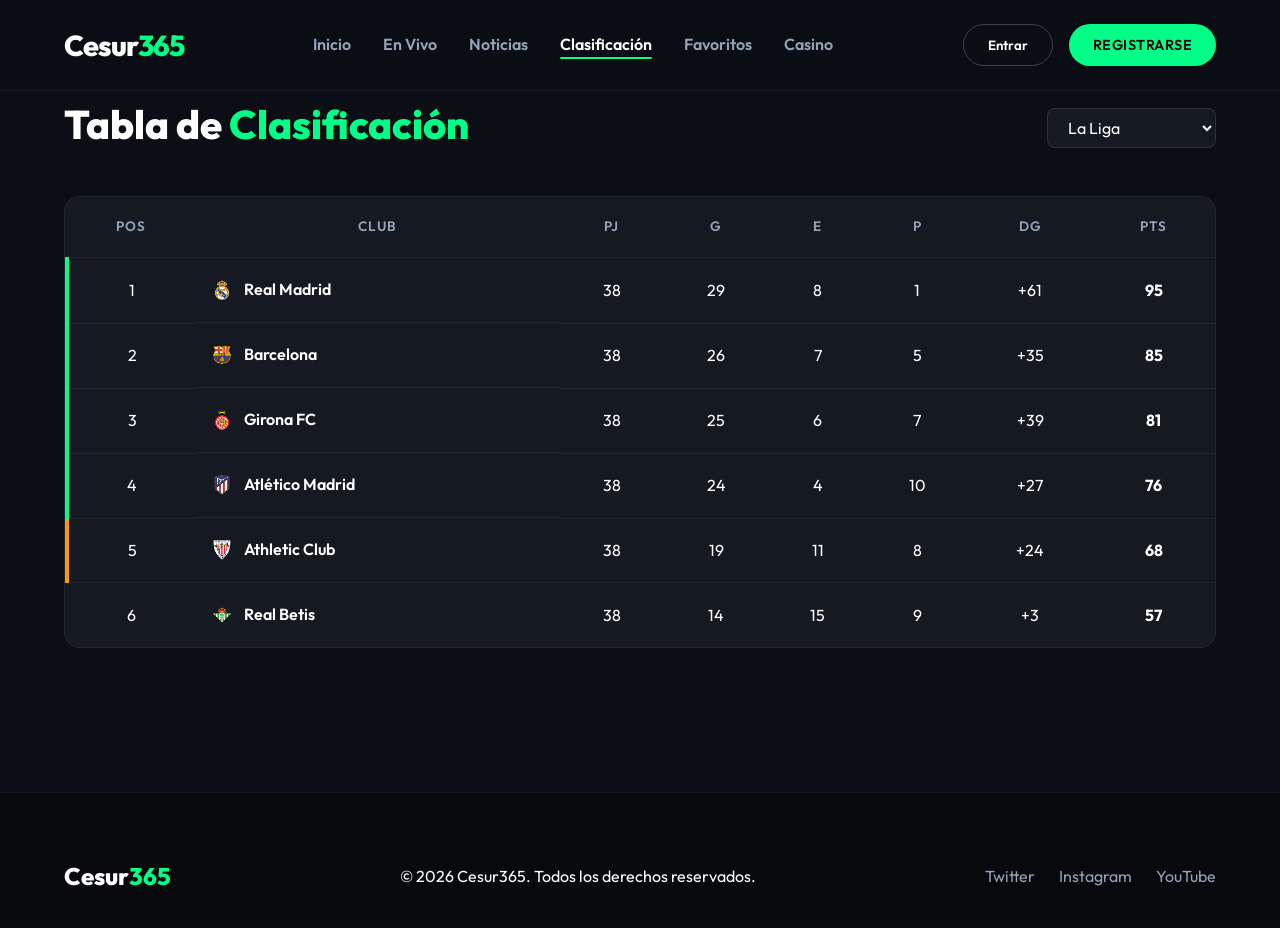
<file: clasificacion.html>
<!DOCTYPE html>
<html lang="es">

<head>
    <meta charset="UTF-8">
    <meta name="viewport" content="width=device-width, initial-scale=1.0">
    <title>Cesur365 - Clasificación</title>
    <!-- Fuentes de Google -->
    <link rel="preconnect" href="https://fonts.googleapis.com">
    <link rel="preconnect" href="https://fonts.gstatic.com" crossorigin>
    <link href="https://fonts.googleapis.com/css2?family=Outfit:wght@300;400;600;800&display=swap" rel="stylesheet">
    <link rel="stylesheet" href="css/style.css">
</head>

<body>
    <header class="navbar">
        <div class="logo">
            <a href="index.html" style="text-decoration: none; color: inherit;">
                <h1>Cesur<span>365</span></h1>
            </a>
        </div>
        <div class="hamburger" onclick="toggleMenu()">
            <span></span>
            <span></span>
            <span></span>
        </div>
        <nav id="nav-menu">
            <ul>
                <li><a href="index.html">Inicio</a></li>
                <li><a href="envivo.html">En Vivo</a></li>
                <li><a href="noticias.html">Noticias</a></li>
                <li><a href="clasificacion.html" class="active">Clasificación</a></li>
                <li><a href="favoritos.html">Favoritos</a></li>
                <li><a href="casino.html">Casino</a></li>
            </ul>
        </nav>
        <div class="auth-buttons" id="auth-section">
            <button class="btn-secondary" onclick="openModal('loginModal')">Entrar</button>
            <button class="btn-primary" onclick="openModal('registerModal')">Registrarse</button>
        </div>
    </header>

    <main>
        <!-- Clasificación -->
        <section id="standings" class="section-container" style="padding-top: 100px;">
            <div class="section-header">
                <h3>Tabla de <span class="highlight">Clasificación</span></h3>
                <select class="league-selector" onchange="changeLeague(this.value)">
                    <option value="laliga">La Liga</option>
                    <option value="premier">Premier League</option>
                    <option value="seriea">Serie A</option>
                </select>
            </div>
            <div class="table-responsive">
                <table class="standings-table">
                    <thead>
                        <tr>
                            <th>Pos</th>
                            <th>Club</th>
                            <th>PJ</th>
                            <th>G</th>
                            <th>E</th>
                            <th>P</th>
                            <th>DG</th>
                            <th>Pts</th>
                        </tr>
                    </thead>
                    <tbody id="standings-body" style="transition: opacity 0.3s ease;">
                        <tr class="champions">
                            <td>1</td>
                            <td class="club-cell">
                                <img src="img/real_madrid.png" alt="RM" style="width: 20px; height: 20px;"> Real Madrid
                            </td>
                            <td>38</td>
                            <td>29</td>
                            <td>8</td>
                            <td>1</td>
                            <td>+61</td>
                            <td><strong>95</strong></td>
                        </tr>
                        <tr class="champions">
                            <td>2</td>
                            <td class="club-cell">
                                <img src="img/barcelona.png" alt="FCB" style="width: 20px; height: 20px;"> Barcelona
                            </td>
                            <td>38</td>
                            <td>26</td>
                            <td>7</td>
                            <td>5</td>
                            <td>+35</td>
                            <td><strong>85</strong></td>
                        </tr>
                        <tr class="champions">
                            <td>3</td>
                            <td class="club-cell">
                                <img src="img/girona.png" alt="GIR" style="width: 20px; height: 20px;"> Girona FC
                            </td>
                            <td>38</td>
                            <td>25</td>
                            <td>6</td>
                            <td>7</td>
                            <td>+39</td>
                            <td><strong>81</strong></td>
                        </tr>
                        <tr class="champions">
                            <td>4</td>
                            <td class="club-cell">
                                <img src="img/atletico.png" alt="ATM" style="width: 20px; height: 20px;"> Atlético Madrid
                            </td>
                            <td>38</td>
                            <td>24</td>
                            <td>4</td>
                            <td>10</td>
                            <td>+27</td>
                            <td><strong>76</strong></td>
                        </tr>
                        <tr class="europa">
                            <td>5</td>
                            <td class="club-cell">
                                <img src="img/athletic.png" alt="ATH" style="width: 20px; height: 20px;"> Athletic Club
                            </td>
                            <td>38</td>
                            <td>19</td>
                            <td>11</td>
                            <td>8</td>
                            <td>+24</td>
                            <td><strong>68</strong></td>
                        </tr>
                        <tr>
                            <td>6</td>
                            <td class="club-cell">
                                <img src="img/betis.png" alt="BET" style="width: 20px; height: 20px;"> Real Betis
                            </td>
                            <td>38</td>
                            <td>14</td>
                            <td>15</td>
                            <td>9</td>
                            <td>+3</td>
                            <td><strong>57</strong></td>
                        </tr>
                    </tbody>
                </table>
            </div>
        </section>
    </main>

    <footer>
        <div class="footer-content">
            <div class="footer-logo">Cesur<span>365</span></div>
            <p>&copy; 2026 Cesur365. Todos los derechos reservados.</p>
            <div class="social-links">
                <a href="#">Twitter</a>
                <a href="#">Instagram</a>
                <a href="#">YouTube</a>
            </div>
        </div>
    </footer>

    <script>
        const leagueData = {
            laliga: `
                        <tr class="champions">
                            <td>1</td>
                            <td class="club-cell"><img src="img/real_madrid.png" alt="RM" style="width: 20px; height: 20px;"> Real Madrid</td>
                            <td>38</td><td>29</td><td>8</td><td>1</td><td>+61</td><td><strong>95</strong></td>
                        </tr>
                        <tr class="champions">
                            <td>2</td>
                            <td class="club-cell"><img src="img/barcelona.png" alt="FCB" style="width: 20px; height: 20px;"> Barcelona</td>
                            <td>38</td><td>26</td><td>7</td><td>5</td><td>+35</td><td><strong>85</strong></td>
                        </tr>
                        <tr class="champions">
                            <td>3</td>
                            <td class="club-cell"><img src="img/girona.png" alt="GIR" style="width: 20px; height: 20px;"> Girona FC</td>
                            <td>38</td><td>25</td><td>6</td><td>7</td><td>+39</td><td><strong>81</strong></td>
                        </tr>
                        <tr class="champions">
                            <td>4</td>
                            <td class="club-cell"><img src="img/atletico.png" alt="ATM" style="width: 20px; height: 20px;"> Atlético Madrid</td>
                            <td>38</td><td>24</td><td>4</td><td>10</td><td>+27</td><td><strong>76</strong></td>
                        </tr>
                        <tr class="europa">
                            <td>5</td>
                            <td class="club-cell"><img src="img/athletic.png" alt="ATH" style="width: 20px; height: 20px;"> Athletic Club</td>
                            <td>38</td><td>19</td><td>11</td><td>8</td><td>+24</td><td><strong>68</strong></td>
                        </tr>
                        <tr>
                            <td>6</td>
                            <td class="club-cell"><img src="img/betis.png" alt="BET" style="width: 20px; height: 20px;"> Real Betis</td>
                            <td>38</td><td>14</td><td>15</td><td>9</td><td>+3</td><td><strong>57</strong></td>
                        </tr>`,
            premier: `
                        <tr class="champions">
                            <td>1</td>
                            <td class="club-cell"><img src="img/man_city.png" alt="MCI" style="width: 20px; height: 20px;"> Manchester City</td>
                            <td>38</td><td>28</td><td>7</td><td>3</td><td>+62</td><td><strong>91</strong></td>
                        </tr>
                        <tr class="champions">
                            <td>2</td>
                            <td class="club-cell"><img src="img/arsenal.png" alt="ARS" style="width: 20px; height: 20px;"> Arsenal</td>
                            <td>38</td><td>28</td><td>5</td><td>5</td><td>+62</td><td><strong>89</strong></td>
                        </tr>
                        <tr class="champions">
                            <td>3</td>
                            <td class="club-cell"><img src="img/liverpool.png" alt="LIV" style="width: 20px; height: 20px;"> Liverpool</td>
                            <td>38</td><td>24</td><td>10</td><td>4</td><td>+45</td><td><strong>82</strong></td>
                        </tr>
                        <tr class="champions">
                            <td>4</td>
                            <td class="club-cell"><img src="img/aston.png" alt="AVL" style="width: 20px; height: 20px;"> Aston Villa</td>
                            <td>38</td><td>20</td><td>8</td><td>10</td><td>+15</td><td><strong>68</strong></td>
                        </tr>
                        <tr class="europa">
                            <td>5</td>
                            <td class="club-cell"><img src="img/tottenham.png" alt="TOT" style="width: 20px; height: 20px;"> Tottenham</td>
                            <td>38</td><td>20</td><td>6</td><td>12</td><td>+13</td><td><strong>66</strong></td>
                        </tr>
                        <tr>
                            <td>6</td>
                            <td class="club-cell"><img src="img/chelsea.png" alt="CHE" style="width: 20px; height: 20px;"> Chelsea</td>
                            <td>38</td><td>18</td><td>9</td><td>11</td><td>+14</td><td><strong>63</strong></td>
                        </tr>`,
            seriea: `
                        <tr class="champions">
                            <td>1</td>
                            <td class="club-cell"><img src="img/inter.png" alt="INT" style="width: 20px; height: 20px;"> Inter Milan</td>
                            <td>38</td><td>29</td><td>7</td><td>2</td><td>+67</td><td><strong>94</strong></td>
                        </tr>
                        <tr class="champions">
                            <td>2</td>
                            <td class="club-cell"><img src="img/milan.png" alt="MIL" style="width: 20px; height: 20px;"> AC Milan</td>
                            <td>38</td><td>22</td><td>9</td><td>7</td><td>+27</td><td><strong>75</strong></td>
                        </tr>
                        <tr class="champions">
                            <td>3</td>
                            <td class="club-cell"><img src="img/juventus.png" alt="JUV" style="width: 20px; height: 20px;"> Juventus</td>
                            <td>38</td><td>19</td><td>14</td><td>5</td><td>+23</td><td><strong>71</strong></td>
                        </tr>
                        <tr class="champions">
                            <td>4</td>
                            <td class="club-cell"><img src="img/atalanta.png" alt="ATA" style="width: 20px; height: 20px;"> Atalanta</td>
                            <td>38</td><td>21</td><td>6</td><td>11</td><td>+30</td><td><strong>69</strong></td>
                        </tr>
                        <tr class="europa">
                            <td>5</td>
                            <td class="club-cell"><img src="img/bologna.png" alt="BOL" style="width: 20px; height: 20px;"> Bologna</td>
                            <td>38</td><td>18</td><td>14</td><td>6</td><td>+22</td><td><strong>68</strong></td>
                        </tr>
                        <tr>
                            <td>6</td>
                            <td class="club-cell"><img src="img/roma.png" alt="ROM" style="width: 20px; height: 20px;"> Roma</td>
                            <td>38</td><td>18</td><td>9</td><td>11</td><td>+19</td><td><strong>63</strong></td>
                        </tr>`
        };

        function changeLeague(league) {
            const tbody = document.getElementById('standings-body');
            tbody.style.opacity = 0;
            setTimeout(() => {
                tbody.innerHTML = leagueData[league];
                tbody.style.opacity = 1;
            }, 300);
        }
        function toggleMenu() {
            document.getElementById('nav-menu').classList.toggle('open');
        }

        // ---autenticación  ---
        function openModal(id) { document.getElementById(id).classList.add('active'); }
        function closeModal(id) { document.getElementById(id).classList.remove('active'); }

        function checkAuth() {
            const user = localStorage.getItem('nexgenUser');
            const authSection = document.getElementById('auth-section');
            if (user) {
                authSection.innerHTML = `<span style="margin-right:1rem; font-weight:600;">Hola, <span class="highlight">${user}</span></span>
                                         <button class="btn-secondary" onclick="logout()">Salir</button>`;
            } else {
                authSection.innerHTML = `<button class="btn-secondary" onclick="openModal('loginModal')">Entrar</button>
                                         <button class="btn-primary" onclick="openModal('registerModal')">Registrarse</button>`;
            }
        }

        function handleRegister(e) {
            e.preventDefault();
            const user = document.getElementById('regUser').value;
            localStorage.setItem('nexgenUser', user);
            closeModal('registerModal');
            checkAuth();
            alert('¡Registro exitoso! Bienvenido ' + user);
        }

        function handleLogin(e) {
            e.preventDefault();
            const user = document.getElementById('loginUser').value;
            localStorage.setItem('nexgenUser', user);
            closeModal('loginModal');
            checkAuth();
        }

        function logout() {
            localStorage.removeItem('nexgenUser');
            checkAuth();
        }

        window.onload = checkAuth;
    </script>

    <!--Inicisio de sesion -->
    <div id="loginModal" class="modal">
        <div class="modal-content">
            <span class="close-btn" onclick="closeModal('loginModal')">&times;</span>
            <h3 style="margin-bottom: 1.5rem; font-size: 1.8rem;">Iniciar <span class="highlight">Sesión</span></h3>
            <form id="loginForm" onsubmit="handleLogin(event)">
                <div class="form-group">
                    <label>Usuario</label>
                    <input type="text" id="loginUser" required>
                </div>
                <div class="form-group">
                    <label>Contraseña</label>
                    <input type="password" id="loginPass" required>
                </div>
                <button type="submit" class="btn-primary" style="width: 100%;">Entrar</button>
            </form>
        </div>
    </div>

    <!-- Registrarse -->
    <div id="registerModal" class="modal">
        <div class="modal-content">
            <span class="close-btn" onclick="closeModal('registerModal')">&times;</span>
            <h3 style="margin-bottom: 1.5rem; font-size: 1.8rem;">Crea tu <span class="highlight">Cuenta</span></h3>
            <form id="registerForm" onsubmit="handleRegister(event)">
                <div class="form-group">
                    <label>Nombre de Usuario</label>
                    <input type="text" id="regUser" required>
                </div>
                <div class="form-group">
                    <label>Correo Electrónico</label>
                    <input type="email" id="regEmail" required>
                </div>
                <div class="form-group">
                    <label>Contraseña</label>
                    <input type="password" id="regPass" required>
                </div>
                <button type="submit" class="btn-primary" style="width: 100%;">Registrarse</button>
            </form>
        </div>
    </div>
</body>

</html>
</file>
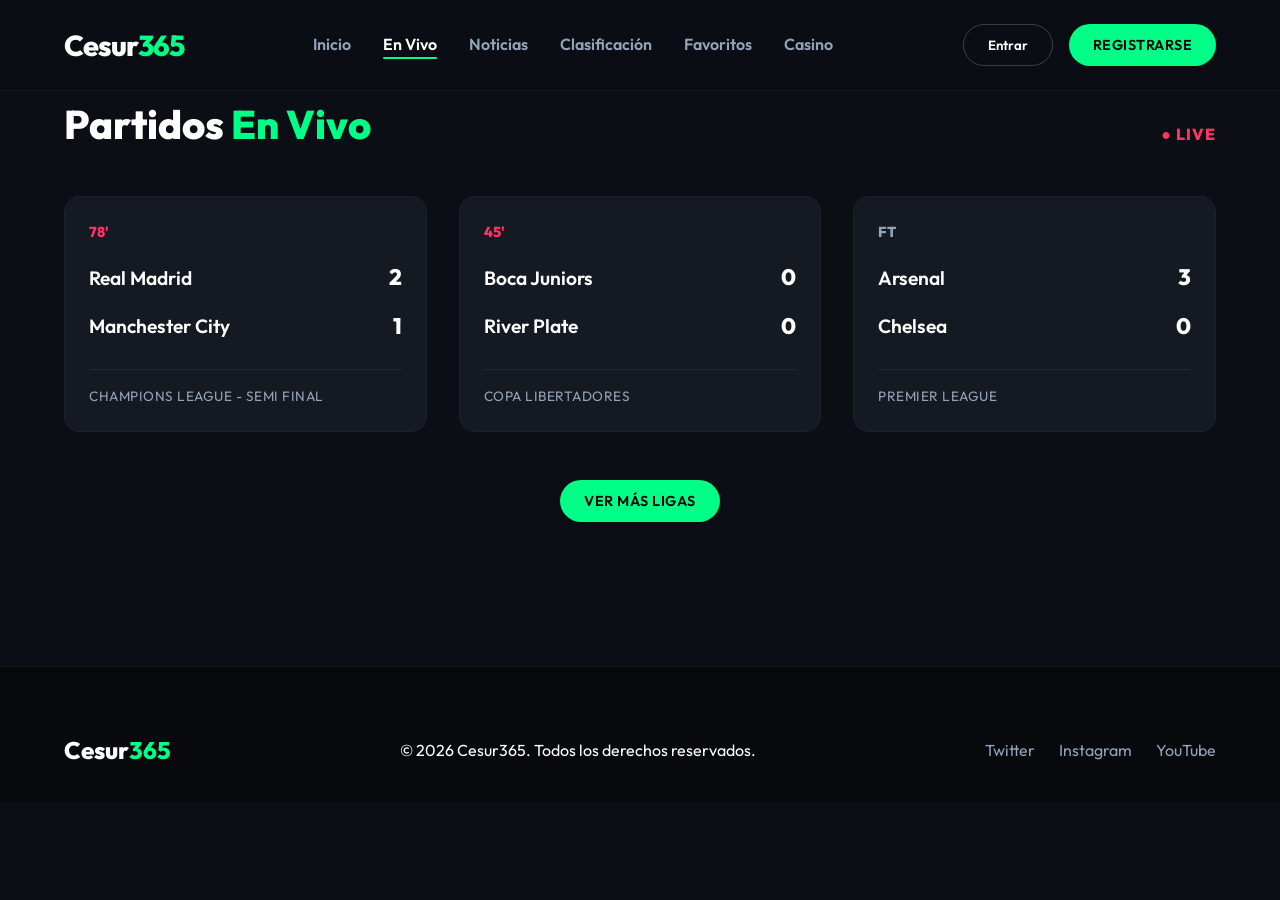
<file: envivo.html>
<!DOCTYPE html>
<html lang="es">

<head>
    <meta charset="UTF-8">
    <meta name="viewport" content="width=device-width, initial-scale=1.0">
    <title>Cesur365 - En Vivo</title>
    <!-- Fuentes de Google -->
    <link rel="preconnect" href="https://fonts.googleapis.com">
    <link rel="preconnect" href="https://fonts.gstatic.com" crossorigin>
    <link href="https://fonts.googleapis.com/css2?family=Outfit:wght@300;400;600;800&display=swap" rel="stylesheet">
    <link rel="stylesheet" href="css/style.css">
</head>

<body>
    <header class="navbar">
        <div class="logo">
            <a href="index.html" style="text-decoration: none; color: inherit;">
                <h1>Cesur<span>365</span></h1>
            </a>
        </div>
        <div class="hamburger" onclick="toggleMenu()">
            <span></span>
            <span></span>
            <span></span>
        </div>
        <nav id="nav-menu">
            <ul>
                <li><a href="index.html">Inicio</a></li>
                <li><a href="envivo.html" class="active">En Vivo</a></li>
                <li><a href="noticias.html">Noticias</a></li>
                <li><a href="clasificacion.html">Clasificación</a></li>
                <li><a href="favoritos.html">Favoritos</a></li>
                <li><a href="casino.html">Casino</a></li>
            </ul>
        </nav>
        <div class="auth-buttons" id="auth-section">
            <button class="btn-secondary" onclick="openModal('loginModal')">Entrar</button>
            <button class="btn-primary" onclick="openModal('registerModal')">Registrarse</button>
        </div>
    </header>

    <main>
        <!-- Marcadores en Vivo -->
        <section id="live" class="section-container" style="padding-top: 100px;">
            <div class="section-header">
                <h3>Partidos <span class="highlight">En Vivo</span></h3>
                <span class="live-indicator">● LIVE</span>
            </div>
            <div class="match-grid">
                <!-- Tarjeta de Partido 1 -->
                <div class="match-card" onclick="showMatchStats('madrid-city')">
                    <div class="match-time">78'</div>
                    <div class="teams">
                        <div class="team">
                            <span class="team-name">Real Madrid</span>
                            <span class="score">2</span>
                        </div>
                        <div class="team">
                            <span class="team-name">Manchester City</span>
                            <span class="score">1</span>
                        </div>
                    </div>
                    <div class="match-footer">Champions League - Semi Final</div>
                </div>
                <!-- Tarjeta de Partido 2 -->
                <div class="match-card" onclick="showMatchStats('boca-river')">
                    <div class="match-time">45'</div>
                    <div class="teams">
                        <div class="team">
                            <span class="team-name">Boca Juniors</span>
                            <span class="score">0</span>
                        </div>
                        <div class="team">
                            <span class="team-name">River Plate</span>
                            <span class="score">0</span>
                        </div>
                    </div>
                    <div class="match-footer">Copa Libertadores</div>
                </div>
                <!-- Tarjeta de Partido 3 -->
                <div class="match-card" onclick="showMatchStats('arsenal-chelsea')">
                    <div class="match-time finished">FT</div>
                    <div class="teams">
                        <div class="team">
                            <span class="team-name">Arsenal</span>
                            <span class="score">3</span>
                        </div>
                        <div class="team">
                            <span class="team-name">Chelsea</span>
                            <span class="score">0</span>
                        </div>
                    </div>
                    <div class="match-footer">Premier League</div>
                </div>
                <!-- Partidos Adicionales  -->
                <div class="match-card hidden-item" style="display: none;" onclick="showMatchStats('juventus-inter')">
                    <div class="match-time">FT</div>
                    <div class="teams">
                        <div class="team">
                            <span class="team-name">Juventus</span>
                            <span class="score">1</span>
                        </div>
                        <div class="team">
                            <span class="team-name">Inter</span>
                            <span class="score">0</span>
                        </div>
                    </div>
                    <div class="match-footer">Serie A</div>
                </div>
                <div class="match-card hidden-item" style="display: none;" onclick="showMatchStats('psg-lyon')">
                    <div class="match-time">FT</div>
                    <div class="teams">
                        <div class="team">
                            <span class="team-name">PSG</span>
                            <span class="score">1</span>
                        </div>
                        <div class="team">
                            <span class="team-name">Lyon</span>
                            <span class="score">0</span>
                        </div>
                    </div>
                    <div class="match-footer">Ligue 1</div>
                </div>
                <div class="match-card hidden-item" style="display: none;" onclick="showMatchStats('bayern-dortmund')">
                    <div class="match-time">FT</div>
                    <div class="teams">
                        <div class="team">
                            <span class="team-name">Bayern</span>
                            <span class="score">2</span>
                        </div>
                        <div class="team">
                            <span class="team-name">Dortmund</span>
                            <span class="score">2</span>
                        </div>
                    </div>
                    <div class="match-footer">Bundesliga</div>
                </div>
            </div>
            <div style="text-align: center; margin-top: 3rem;">
                <button class="btn-primary" onclick="toggleVisibility('live')">Ver más ligas</button>
            </div>
        </section>
    </main>

    <footer>
        <div class="footer-content">
            <div class="footer-logo">Cesur<span>365</span></div>
            <p>&copy; 2026 Cesur365. Todos los derechos reservados.</p>
            <div class="social-links">
                <a href="#">Twitter</a>
                <a href="#">Instagram</a>
                <a href="#">YouTube</a>
            </div>
        </div>
    </footer>

    <script>
        function toggleVisibility(sectionId) {
            if (sectionId === 'live') {
                const hiddenItems = document.querySelectorAll('#live .hidden-item');
                const btn = document.querySelector('#live .btn-primary');
                hiddenItems.forEach(item => {
                    item.style.display = item.style.display === 'none' ? 'block' : 'none';
                });
                if (btn) {
                    btn.textContent = btn.textContent === 'Ver más ligas' ? 'Ver menos' : 'Ver más ligas';
                }
            }
        }
        function toggleMenu() {
            document.getElementById('nav-menu').classList.toggle('open');
        }

        // ---autenticación  ---
        function openModal(id) { document.getElementById(id).classList.add('active'); }
        function closeModal(id) { document.getElementById(id).classList.remove('active'); }

        function checkAuth() {
            const user = localStorage.getItem('nexgenUser');
            const authSection = document.getElementById('auth-section');
            if (user) {
                authSection.innerHTML = `<span style="margin-right:1rem; font-weight:600;">Hola, <span class="highlight">${user}</span></span>
                                         <button class="btn-secondary" onclick="logout()">Salir</button>`;
            } else {
                authSection.innerHTML = `<button class="btn-secondary" onclick="openModal('loginModal')">Entrar</button>
                                         <button class="btn-primary" onclick="openModal('registerModal')">Registrarse</button>`;
            }
        }

        function handleRegister(e) {
            e.preventDefault();
            const user = document.getElementById('regUser').value;
            localStorage.setItem('nexgenUser', user);
            closeModal('registerModal');
            checkAuth();
            alert('¡Registro exitoso! Bienvenido ' + user);
        }

        function handleLogin(e) {
            e.preventDefault();
            const user = document.getElementById('loginUser').value;
            localStorage.setItem('nexgenUser', user);
            closeModal('loginModal');
            checkAuth();
        }

        function logout() {
            localStorage.removeItem('nexgenUser');
            checkAuth();
        }

        window.onload = checkAuth;

        // --- estadisticas partidos en vivo ---
        const matchStatsData = {
            'madrid-city': { t1: 'Real Madrid', t2: 'Man City', s: '2 - 1', time: "78'", pos: [45, 55], shots: [12, 16], fouls: [8, 10] },
            'boca-river': { t1: 'Boca Juniors', t2: 'River Plate', s: '0 - 0', time: "45'", pos: [52, 48], shots: [5, 4], fouls: [14, 12] },
            'arsenal-chelsea': { t1: 'Arsenal', t2: 'Chelsea', s: '3 - 0', time: "FT", pos: [60, 40], shots: [18, 6], fouls: [6, 9] },
            'barca-sevilla': { t1: 'Barcelona', t2: 'Sevilla', s: '1 - 0', time: "12'", pos: [65, 35], shots: [4, 1], fouls: [3, 5] },
            'juve-milan': { t1: 'Juventus', t2: 'AC Milan', s: '2 - 2', time: "67'", pos: [48, 52], shots: [10, 11], fouls: [12, 11] },
            'bayern-dortmund': { t1: 'Bayern Munich', t2: 'Dortmund', s: '4 - 1', time: "89'", pos: [58, 42], shots: [15, 6], fouls: [7, 8] }
        };

        function showMatchStats(matchId) {
            const data = matchStatsData[matchId];
            if (!data) return;

            document.getElementById('statTeam1').textContent = data.t1;
            document.getElementById('statTeam2').textContent = data.t2;
            document.getElementById('statScore').textContent = data.s;
            document.getElementById('statTime').textContent = data.time;

            const statsBody = document.getElementById('statsBody');
            statsBody.innerHTML = `
                <div class="stat-row">
                    <div class="stat-labels"><span>${data.pos[0]}%</span><span>Posesión</span><span>${data.pos[1]}%</span></div>
                    <div class="stat-bar-container"><div class="stat-bar-left" style="width:${data.pos[0]}%"></div><div class="stat-bar-right" style="width:${data.pos[1]}%"></div></div>
                </div>
                <div class="stat-row">
                    <div class="stat-labels"><span>${data.shots[0]}</span><span>Tiros a Puerta</span><span>${data.shots[1]}</span></div>
                    <div class="stat-bar-container"><div class="stat-bar-left" style="width:${(data.shots[0] / (data.shots[0] + data.shots[1])) * 100}%"></div><div class="stat-bar-right" style="width:${(data.shots[1] / (data.shots[0] + data.shots[1])) * 100}%"></div></div>
                </div>
                <div class="stat-row">
                    <div class="stat-labels"><span>${data.fouls[0]}</span><span>Faltas</span><span>${data.fouls[1]}</span></div>
                    <div class="stat-bar-container"><div class="stat-bar-left" style="width:${(data.fouls[0] / (data.fouls[0] + data.fouls[1])) * 100}%"></div><div class="stat-bar-right" style="width:${(data.fouls[1] / (data.fouls[0] + data.fouls[1])) * 100}%"></div></div>
                </div>
            `;
            openModal('statsModal');
        }
    </script>

    <!--Inicisio de sesion -->
    <div id="loginModal" class="modal">
        <div class="modal-content">
            <span class="close-btn" onclick="closeModal('loginModal')">&times;</span>
            <h3 style="margin-bottom: 1.5rem; font-size: 1.8rem;">Iniciar <span class="highlight">Sesión</span></h3>
            <form id="loginForm" onsubmit="handleLogin(event)">
                <div class="form-group">
                    <label>Usuario</label>
                    <input type="text" id="loginUser" required>
                </div>
                <div class="form-group">
                    <label>Contraseña</label>
                    <input type="password" id="loginPass" required>
                </div>
                <button type="submit" class="btn-primary" style="width: 100%;">Entrar</button>
            </form>
        </div>
    </div>

    <!-- Registrarse -->
    <div id="registerModal" class="modal">
        <div class="modal-content">
            <span class="close-btn" onclick="closeModal('registerModal')">&times;</span>
            <h3 style="margin-bottom: 1.5rem; font-size: 1.8rem;">Crea tu <span class="highlight">Cuenta</span></h3>
            <form id="registerForm" onsubmit="handleRegister(event)">
                <div class="form-group">
                    <label>Nombre de Usuario</label>
                    <input type="text" id="regUser" required>
                </div>
                <div class="form-group">
                    <label>Correo Electrónico</label>
                    <input type="email" id="regEmail" required>
                </div>
                <div class="form-group">
                    <label>Contraseña</label>
                    <input type="password" id="regPass" required>
                </div>
                <button type="submit" class="btn-primary" style="width: 100%;">Registrarse</button>
            </form>
        </div>
    </div>

    <!--  Estadísticas Partido -->
    <div id="statsModal" class="modal">
        <div class="modal-content" style="max-width: 600px;">
            <span class="close-btn" onclick="closeModal('statsModal')">&times;</span>
            <div id="statsHeader" style="text-align: center; margin-bottom: 2rem;">
                <h3 style="font-size: 2rem; margin-bottom: 0.5rem;"><span id="statTeam1">Eq1</span> <span
                        class="highlight" id="statScore">0 - 0</span> <span id="statTeam2">Eq2</span></h3>
                <p style="color: var(--danger); font-weight: 800;" id="statTime">78'</p>
            </div>
            <div id="statsBody"></div>
        </div>
    </div>
</body>

</html>
</file>
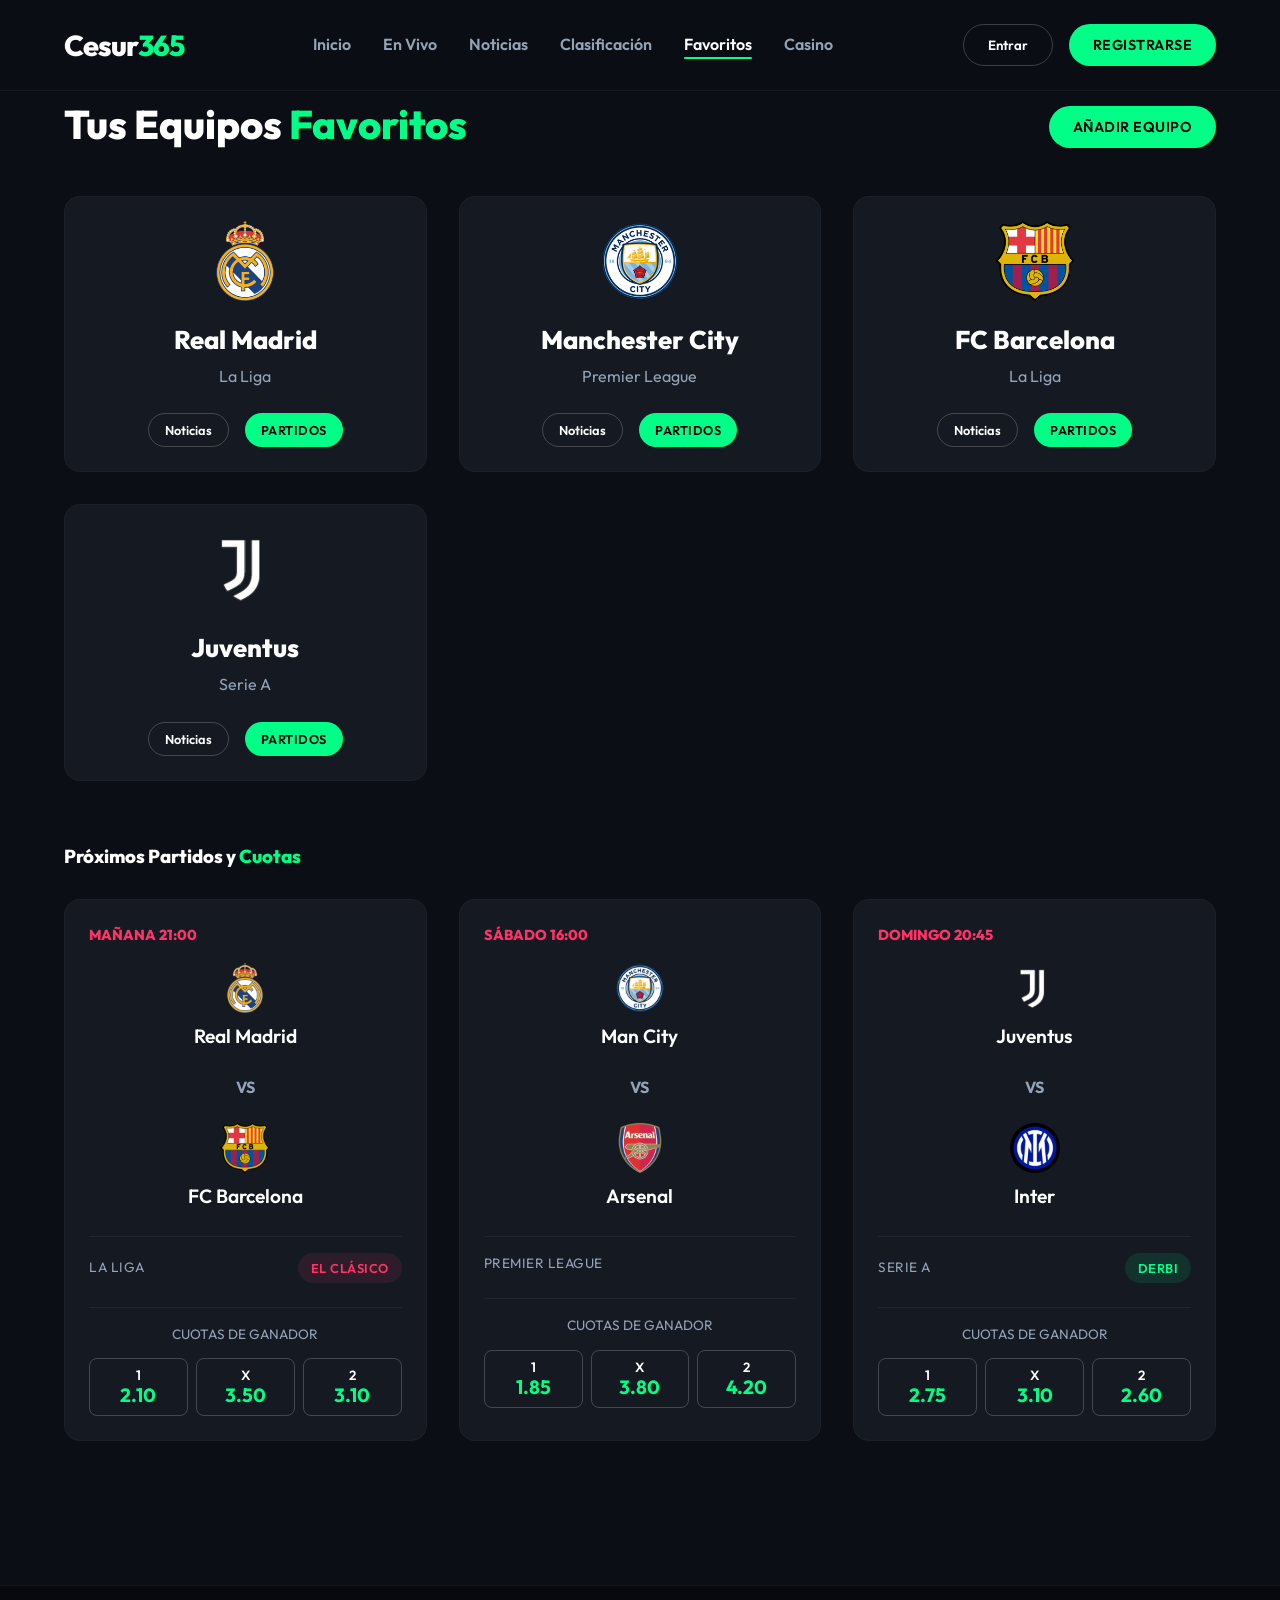
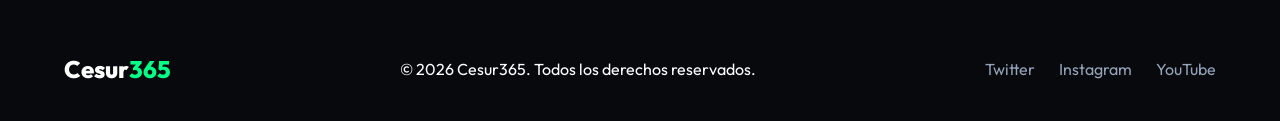
<file: favoritos.html>
<!DOCTYPE html>
<html lang="es">

<head>
    <meta charset="UTF-8">
    <meta name="viewport" content="width=device-width, initial-scale=1.0">
    <title>Cesur365 - Favoritos</title>
    <!-- Fuentes de Google -->
    <link rel="preconnect" href="https://fonts.googleapis.com">
    <link rel="preconnect" href="https://fonts.gstatic.com" crossorigin>
    <link href="https://fonts.googleapis.com/css2?family=Outfit:wght@300;400;600;800&display=swap" rel="stylesheet">
    <link rel="stylesheet" href="css/style.css">
</head>

<body>
    <header class="navbar">
        <div class="logo">
            <a href="index.html" style="text-decoration: none; color: inherit;">
                <h1>Cesur<span>365</span></h1>
            </a>
        </div>
        <div class="hamburger" onclick="toggleMenu()">
            <span></span>
            <span></span>
            <span></span>
        </div>
        <nav id="nav-menu">
            <ul>
                <li><a href="index.html">Inicio</a></li>
                <li><a href="envivo.html">En Vivo</a></li>
                <li><a href="noticias.html">Noticias</a></li>
                <li><a href="clasificacion.html">Clasificación</a></li>
                <li><a href="favoritos.html" class="active">Favoritos</a></li>
                <li><a href="casino.html">Casino</a></li>
            </ul>
        </nav>
        <div class="auth-buttons" id="auth-section">
            <button class="btn-secondary" onclick="openModal('loginModal')">Entrar</button>
            <button class="btn-primary" onclick="openModal('registerModal')">Registrarse</button>
        </div>
    </header>

    <main>
        <section id="favorites" class="section-container" style="padding-top: 100px;">
            <div class="section-header">
                <h3>Tus Equipos <span class="highlight">Favoritos</span></h3>
                <button class="btn-primary">Añadir Equipo</button>
            </div>

            <!-- Grid de Equipos Favoritos -->
            <div class="match-grid">
                <!-- Equipo 1 -->
                <div class="match-card" style="text-align: center;">
                    <img src="img/real_madrid.png" alt="Escudo Real Madrid"
                        style="width: 80px; height: 80px; margin: 0 auto 1.5rem; display: block;">
                    <h4 style="font-size: 1.6rem; margin-bottom: 0.5rem;">Real Madrid</h4>
                    <p style="color: var(--text-secondary); margin-bottom: 1.5rem;">La Liga</p>
                    <div style="display: flex; gap: 1rem; justify-content: center;">
                        <button class="btn-secondary" style="font-size: 0.8rem; padding: 0.5rem 1rem;">Noticias</button>
                        <button class="btn-primary" style="font-size: 0.8rem; padding: 0.5rem 1rem;">Partidos</button>
                    </div>
                </div>

                <!-- Equipo 2 -->
                <div class="match-card" style="text-align: center;">
                    <img src="img/man_city.png" alt="Escudo Manchester City"
                        style="width: 80px; height: 80px; margin: 0 auto 1.5rem; display: block;">
                    <h4 style="font-size: 1.6rem; margin-bottom: 0.5rem;">Manchester City</h4>
                    <p style="color: var(--text-secondary); margin-bottom: 1.5rem;">Premier League</p>
                    <div style="display: flex; gap: 1rem; justify-content: center;">
                        <button class="btn-secondary" style="font-size: 0.8rem; padding: 0.5rem 1rem;">Noticias</button>
                        <button class="btn-primary" style="font-size: 0.8rem; padding: 0.5rem 1rem;">Partidos</button>
                    </div>
                </div>

                <!-- Equipo 3 -->
                <div class="match-card" style="text-align: center;">
                    <img src="img/barcelona.png" alt="Escudo FC Barcelona"
                        style="width: 80px; height: 80px; margin: 0 auto 1.5rem; display: block;">
                    <h4 style="font-size: 1.6rem; margin-bottom: 0.5rem;">FC Barcelona</h4>
                    <p style="color: var(--text-secondary); margin-bottom: 1.5rem;">La Liga</p>
                    <div style="display: flex; gap: 1rem; justify-content: center;">
                        <button class="btn-secondary" style="font-size: 0.8rem; padding: 0.5rem 1rem;">Noticias</button>
                        <button class="btn-primary" style="font-size: 0.8rem; padding: 0.5rem 1rem;">Partidos</button>
                    </div>
                </div>

                <!-- Equipo 4 -->
                <div class="match-card" style="text-align: center;">
                    <img src="img/juventus.png" alt="Escudo Juventus"
                        style="width: 80px; height: 80px; margin: 0 auto 1.5rem; display: block;">
                    <h4 style="font-size: 1.6rem; margin-bottom: 0.5rem;">Juventus</h4>
                    <p style="color: var(--text-secondary); margin-bottom: 1.5rem;">Serie A</p>
                    <div style="display: flex; gap: 1rem; justify-content: center;">
                        <button class="btn-secondary" style="font-size: 0.8rem; padding: 0.5rem 1rem;">Noticias</button>
                        <button class="btn-primary" style="font-size: 0.8rem; padding: 0.5rem 1rem;">Partidos</button>
                    </div>
                </div>
            </div>

            <div style="margin-top: 4rem;">
                <h3 style="margin-bottom: 2rem;">Próximos Partidos y <span class="highlight">Cuotas</span></h3>
                <div class="match-grid">
                    <!-- Partido 1: El Clásico -->
                    <div class="match-card">
                        <div class="match-time">MAÑANA 21:00</div>
                        <div class="teams">
                            <div class="team"
                                style="display: flex; flex-direction: column; align-items: center; gap: 0.5rem;">
                                <img src="img/real_madrid.png" alt="Escudo Real Madrid"
                                    style="width: 50px; height: 50px;">
                                <span class="team-name">Real Madrid</span>
                            </div>
                            <div class="team" style="justify-content: center; margin: 10px 0;">
                                <span style="color: var(--text-secondary); font-weight: bold;">VS</span>
                            </div>
                            <div class="team"
                                style="display: flex; flex-direction: column; align-items: center; gap: 0.5rem;">
                                <img src="img/barcelona.png" alt="Escudo FC Barcelona"
                                    style="width: 50px; height: 50px;">
                                <span class="team-name">FC Barcelona</span>
                            </div>
                        </div>
                        <div class="match-footer"
                            style="display: flex; justify-content: space-between; align-items: center;">
                            <span>La Liga</span>
                            <span class="tag"
                                style="margin-bottom: 0; background-color: rgba(255, 51, 102, 0.1); color: var(--danger);">El
                                Clásico</span>
                        </div>
                        <!-- Cuotas de Apuestas -->
                        <div
                            style="margin-top: 1.5rem; border-top: 1px solid rgba(255,255,255,0.05); padding-top: 1rem;">
                            <p
                                style="text-align: center; color: var(--text-secondary); font-size: 0.85rem; margin-bottom: 0.8rem; text-transform: uppercase;">
                                Cuotas de Ganador</p>
                            <div style="display: flex; gap: 0.5rem;">
                                <button class="btn-secondary" style="flex: 1; padding: 0.5rem; border-radius: 8px;">1
                                    <br> <span
                                        style="color: var(--accent); font-size: 1.2rem; font-weight: bold;">2.10</span></button>
                                <button class="btn-secondary" style="flex: 1; padding: 0.5rem; border-radius: 8px;">X
                                    <br> <span
                                        style="color: var(--accent); font-size: 1.2rem; font-weight: bold;">3.50</span></button>
                                <button class="btn-secondary" style="flex: 1; padding: 0.5rem; border-radius: 8px;">2
                                    <br> <span
                                        style="color: var(--accent); font-size: 1.2rem; font-weight: bold;">3.10</span></button>
                            </div>
                        </div>
                    </div>

                    <!-- Partido 2: Man City vs Arsenal -->
                    <div class="match-card">
                        <div class="match-time">SÁBADO 16:00</div>
                        <div class="teams">
                            <div class="team"
                                style="display: flex; flex-direction: column; align-items: center; gap: 0.5rem;">
                                <img src="img/man_city.png" alt="Escudo Manchester City"
                                    style="width: 50px; height: 50px;">
                                <span class="team-name">Man City</span>
                            </div>
                            <div class="team" style="justify-content: center; margin: 10px 0;">
                                <span style="color: var(--text-secondary); font-weight: bold;">VS</span>
                            </div>
                            <div class="team"
                                style="display: flex; flex-direction: column; align-items: center; gap: 0.5rem;">
                                <img src="img/arsenal.png" alt="Escudo Arsenal" style="width: 50px; height: 50px;">
                                <span class="team-name">Arsenal</span>
                            </div>
                        </div>
                        <div class="match-footer"
                            style="display: flex; justify-content: space-between; align-items: center;">
                            <span>Premier League</span>
                        </div>
                        <!-- Cuotas de Apuestas -->
                        <div
                            style="margin-top: 1.5rem; border-top: 1px solid rgba(255,255,255,0.05); padding-top: 1rem;">
                            <p
                                style="text-align: center; color: var(--text-secondary); font-size: 0.85rem; margin-bottom: 0.8rem; text-transform: uppercase;">
                                Cuotas de Ganador</p>
                            <div style="display: flex; gap: 0.5rem;">
                                <button class="btn-secondary" style="flex: 1; padding: 0.5rem; border-radius: 8px;">1
                                    <br> <span
                                        style="color: var(--accent); font-size: 1.2rem; font-weight: bold;">1.85</span></button>
                                <button class="btn-secondary" style="flex: 1; padding: 0.5rem; border-radius: 8px;">X
                                    <br> <span
                                        style="color: var(--accent); font-size: 1.2rem; font-weight: bold;">3.80</span></button>
                                <button class="btn-secondary" style="flex: 1; padding: 0.5rem; border-radius: 8px;">2
                                    <br> <span
                                        style="color: var(--accent); font-size: 1.2rem; font-weight: bold;">4.20</span></button>
                            </div>
                        </div>
                    </div>

                    <!-- Partido 3: Juventus vs Inter -->
                    <div class="match-card">
                        <div class="match-time">DOMINGO 20:45</div>
                        <div class="teams">
                            <div class="team"
                                style="display: flex; flex-direction: column; align-items: center; gap: 0.5rem;">
                                <img src="img/juventus.png" alt="Escudo Juventus" style="width: 50px; height: 50px;">
                                <span class="team-name">Juventus</span>
                            </div>
                            <div class="team" style="justify-content: center; margin: 10px 0;">
                                <span style="color: var(--text-secondary); font-weight: bold;">VS</span>
                            </div>
                            <div class="team"
                                style="display: flex; flex-direction: column; align-items: center; gap: 0.5rem;">
                                <img src="img/inter.png" alt="Escudo Inter" style="width: 50px; height: 50px;">
                                <span class="team-name">Inter</span>
                            </div>
                        </div>
                        <div class="match-footer"
                            style="display: flex; justify-content: space-between; align-items: center;">
                            <span>Serie A</span>
                            <span class="tag"
                                style="margin-bottom: 0; background-color: rgba(0, 255, 135, 0.1); color: var(--accent);">Derbi</span>
                        </div>
                        <!-- Cuotas de Apuestas -->
                        <div
                            style="margin-top: 1.5rem; border-top: 1px solid rgba(255,255,255,0.05); padding-top: 1rem;">
                            <p
                                style="text-align: center; color: var(--text-secondary); font-size: 0.85rem; margin-bottom: 0.8rem; text-transform: uppercase;">
                                Cuotas de Ganador</p>
                            <div style="display: flex; gap: 0.5rem;">
                                <button class="btn-secondary" style="flex: 1; padding: 0.5rem; border-radius: 8px;">1
                                    <br> <span
                                        style="color: var(--accent); font-size: 1.2rem; font-weight: bold;">2.75</span></button>
                                <button class="btn-secondary" style="flex: 1; padding: 0.5rem; border-radius: 8px;">X
                                    <br> <span
                                        style="color: var(--accent); font-size: 1.2rem; font-weight: bold;">3.10</span></button>
                                <button class="btn-secondary" style="flex: 1; padding: 0.5rem; border-radius: 8px;">2
                                    <br> <span
                                        style="color: var(--accent); font-size: 1.2rem; font-weight: bold;">2.60</span></button>
                            </div>
                        </div>
                    </div>
                </div>
            </div>

        </section>
    </main>

    <footer>
        <div class="footer-content">
            <div class="footer-logo">Cesur<span>365</span></div>
            <p>&copy; 2026 Cesur365. Todos los derechos reservados.</p>
            <div class="social-links">
                <a href="#">Twitter</a>
                <a href="#">Instagram</a>
                <a href="#">YouTube</a>
            </div>
        </div>
    </footer>

    <script>
        function toggleMenu() {
            document.getElementById('nav-menu').classList.toggle('open');
        }

        // ---autenticación  ---
        function openModal(id) { document.getElementById(id).classList.add('active'); }
        function closeModal(id) { document.getElementById(id).classList.remove('active'); }

        function checkAuth() {
            const user = localStorage.getItem('nexgenUser');
            const authSection = document.getElementById('auth-section');
            if (user) {
                authSection.innerHTML = `<span style="margin-right:1rem; font-weight:600;">Hola, <span class="highlight">${user}</span></span>
                                         <button class="btn-secondary" onclick="logout()">Salir</button>`;
            } else {
                authSection.innerHTML = `<button class="btn-secondary" onclick="openModal('loginModal')">Entrar</button>
                                         <button class="btn-primary" onclick="openModal('registerModal')">Registrarse</button>`;
            }
        }

        function handleRegister(e) {
            e.preventDefault();
            const user = document.getElementById('regUser').value;
            localStorage.setItem('nexgenUser', user);
            closeModal('registerModal');
            checkAuth();
            alert('¡Registro exitoso! Bienvenido ' + user);
        }

        function handleLogin(e) {
            e.preventDefault();
            const user = document.getElementById('loginUser').value;
            localStorage.setItem('nexgenUser', user);
            closeModal('loginModal');
            checkAuth();
        }

        function logout() {
            localStorage.removeItem('nexgenUser');
            checkAuth();
        }

        window.onload = checkAuth;
    </script>

    <!--Inicio de sesion-->
    <div id="loginModal" class="modal">
        <div class="modal-content">
            <span class="close-btn" onclick="closeModal('loginModal')">&times;</span>
            <h3 style="margin-bottom: 1.5rem; font-size: 1.8rem;">Iniciar <span class="highlight">Sesión</span></h3>
            <form id="loginForm" onsubmit="handleLogin(event)">
                <div class="form-group">
                    <label>Usuario</label>
                    <input type="text" id="loginUser" required>
                </div>
                <div class="form-group">
                    <label>Contraseña</label>
                    <input type="password" id="loginPass" required>
                </div>
                <button type="submit" class="btn-primary" style="width: 100%;">Entrar</button>
            </form>
        </div>
    </div>

    <!-- Registrarse -->
    <div id="registerModal" class="modal">
        <div class="modal-content">
            <span class="close-btn" onclick="closeModal('registerModal')">&times;</span>
            <h3 style="margin-bottom: 1.5rem; font-size: 1.8rem;">Crea tu <span class="highlight">Cuenta</span></h3>
            <form id="registerForm" onsubmit="handleRegister(event)">
                <div class="form-group">
                    <label>Nombre de Usuario</label>
                    <input type="text" id="regUser" required>
                </div>
                <div class="form-group">
                    <label>Correo Electrónico</label>
                    <input type="email" id="regEmail" required>
                </div>
                <div class="form-group">
                    <label>Contraseña</label>
                    <input type="password" id="regPass" required>
                </div>
                <button type="submit" class="btn-primary" style="width: 100%;">Registrarse</button>
            </form>
        </div>
    </div>
</body>

</html>
</file>
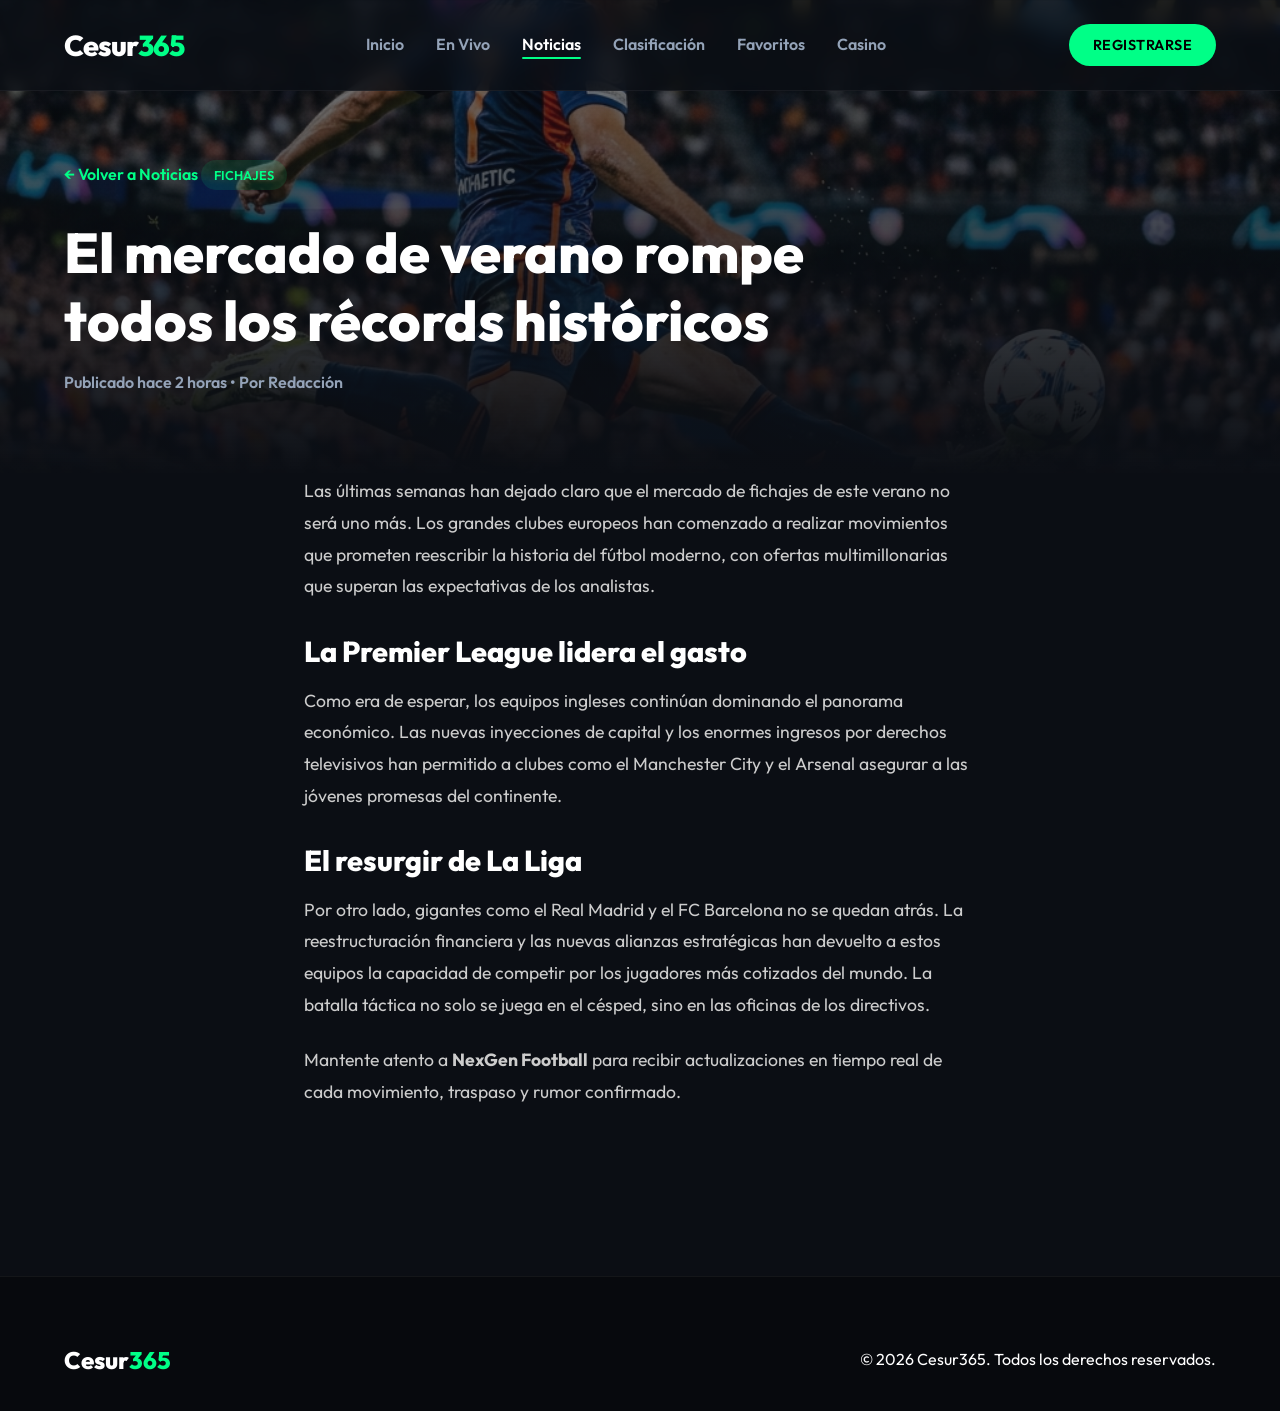
<file: noticia.html>
<!DOCTYPE html>
<html lang="es">

<head>
    <meta charset="UTF-8">
    <meta name="viewport" content="width=device-width, initial-scale=1.0">
    <title>NexGen Football | Noticia Completa</title>
    <link rel="preconnect" href="https://fonts.googleapis.com">
    <link rel="preconnect" href="https://fonts.gstatic.com" crossorigin>
    <link href="https://fonts.googleapis.com/css2?family=Outfit:wght@300;400;600;800&display=swap" rel="stylesheet">
    <link rel="stylesheet" href="css/style.css">
    <style>
        .article-header {
            padding: 10rem 5% 5rem;
            background-image: linear-gradient(to bottom, rgba(11, 14, 20, 0.5), var(--bg-main)), url('img/player_action.png');
            background-size: cover;
            background-position: center;
        }

        .article-header h1 {
            font-size: 3.5rem;
            max-width: 800px;
            margin-bottom: 1rem;
        }

        .article-meta {
            color: var(--text-secondary);
            font-weight: 600;
        }

        .article-body {
            max-width: 800px;
            margin: 0 auto;
            padding: 0 5% 5rem;
            font-size: 1.1rem;
            line-height: 1.8;
            color: #ccc;
        }

        .article-body p {
            margin-bottom: 1.5rem;
        }

        .article-body h3 {
            color: var(--text-primary);
            margin: 2rem 0 1rem;
            font-size: 1.8rem;
        }

        .back-btn {
            display: inline-block;
            margin-bottom: 2rem;
            color: var(--accent);
            font-weight: 600;
        }
    </style>
</head>

<body>
    <header class="navbar">
        <div class="logo">
            <a href="index.html" style="text-decoration: none; color: inherit;">
                <h1>Cesur<span>365</span></h1>
            </a>
        </div>
        <div class="hamburger" onclick="toggleMenu()">
            <span></span>
            <span></span>
            <span></span>
        </div>
        <nav id="nav-menu">
            <ul>
                <li><a href="index.html">Inicio</a></li>
                <li><a href="envivo.html">En Vivo</a></li>
                <li><a href="noticias.html" class="active">Noticias</a></li>
                <li><a href="clasificacion.html">Clasificación</a></li>
                <li><a href="favoritos.html">Favoritos</a></li>
                <li><a href="casino.html">Casino</a></li>
            </ul>
        </nav>
        <button class="btn-primary">Registrarse</button>
    </header>

    <main>
        <article>
            <div class="article-header">
                <a href="noticias.html" class="back-btn">&larr; Volver a Noticias</a>
                <span class="tag">Fichajes</span>
                <h1>El mercado de verano rompe todos los récords históricos</h1>
                <div class="article-meta">Publicado hace 2 horas • Por Redacción</div>
            </div>
            <div class="article-body">
                <p>Las últimas semanas han dejado claro que el mercado de fichajes de este verano no será uno más. Los
                    grandes clubes europeos han comenzado a realizar movimientos que prometen reescribir la historia del
                    fútbol moderno, con ofertas multimillonarias que superan las expectativas de los analistas.</p>

                <h3>La Premier League lidera el gasto</h3>
                <p>Como era de esperar, los equipos ingleses continúan dominando el panorama económico. Las nuevas
                    inyecciones de capital y los enormes ingresos por derechos televisivos han permitido a clubes como
                    el Manchester City y el Arsenal asegurar a las jóvenes promesas del continente.</p>

                <h3>El resurgir de La Liga</h3>
                <p>Por otro lado, gigantes como el Real Madrid y el FC Barcelona no se quedan atrás. La reestructuración
                    financiera y las nuevas alianzas estratégicas han devuelto a estos equipos la capacidad de competir
                    por los jugadores más cotizados del mundo. La batalla táctica no solo se juega en el césped, sino en
                    las oficinas de los directivos.</p>

                <p>Mantente atento a <strong>NexGen Football</strong> para recibir actualizaciones en tiempo real de
                    cada movimiento, traspaso y rumor confirmado.</p>
            </div>
        </article>
    </main>

    <footer>
        <div class="footer-content">
            <div class="footer-logo">Cesur<span>365</span></div>
            <p>&copy; 2026 Cesur365. Todos los derechos reservados.</p>
        </div>
    </footer>
    <script>
        function toggleMenu() {
            document.getElementById('nav-menu').classList.toggle('open');
        }
    </script>
</body>

</html>
</file>
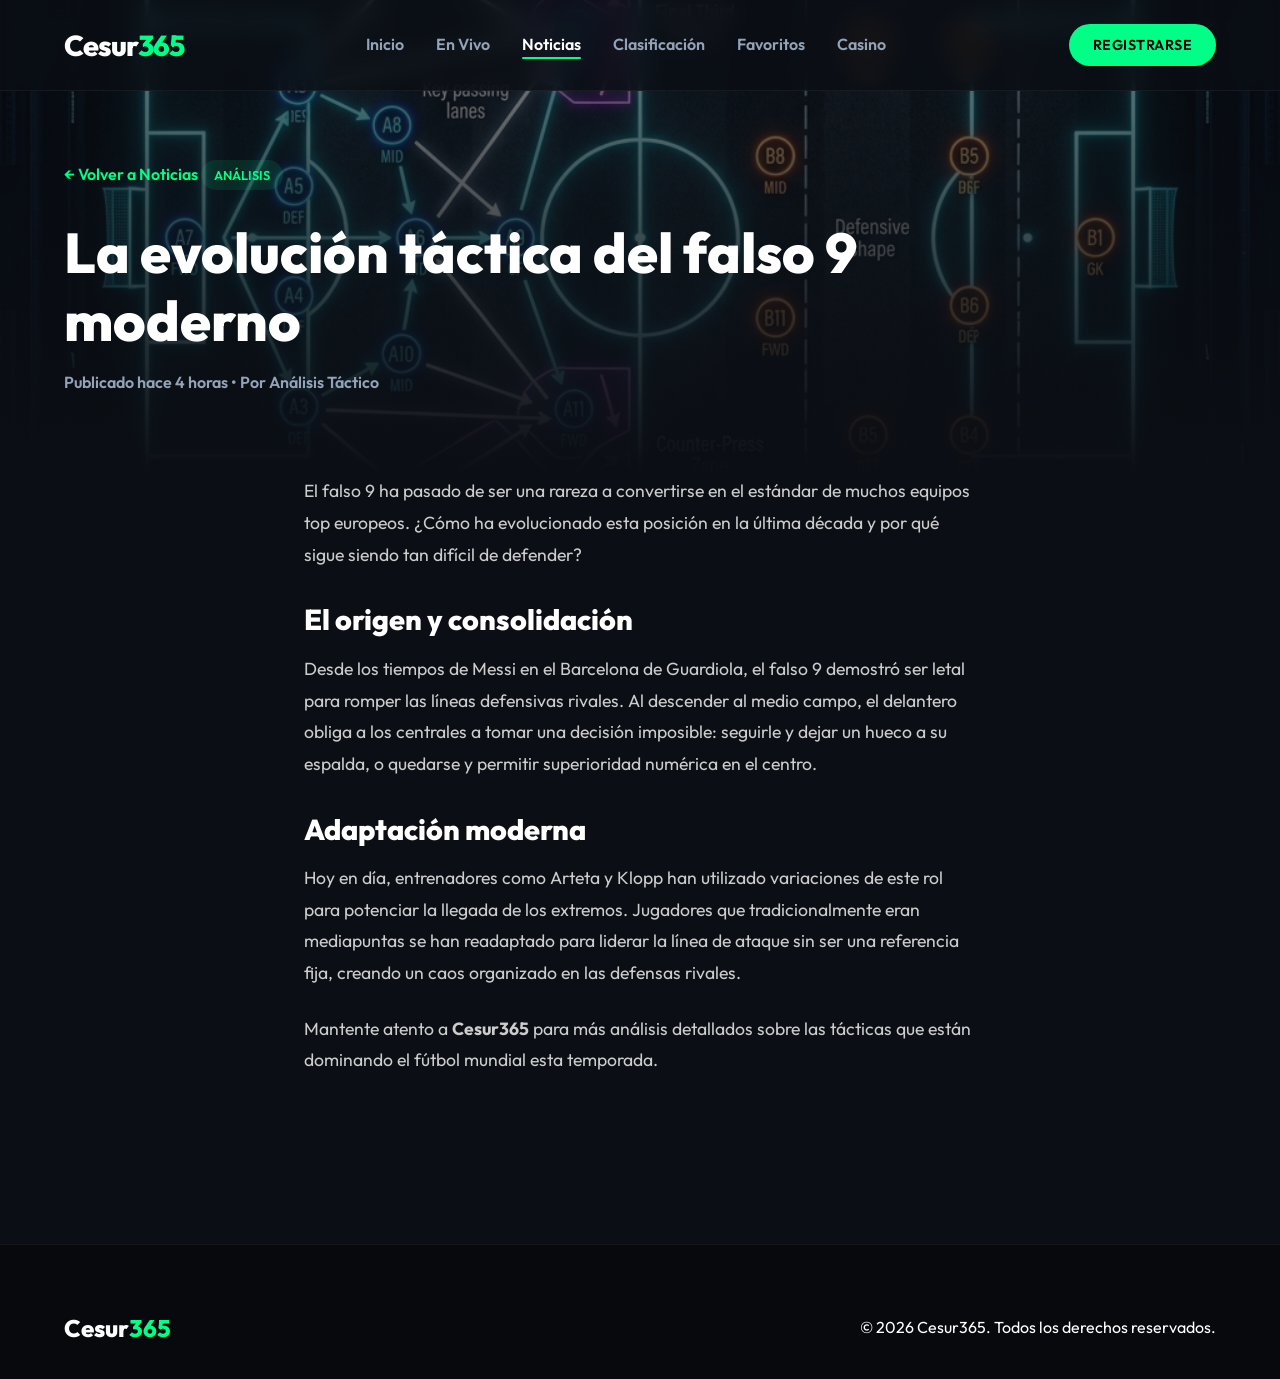
<file: noticia2.html>
<!DOCTYPE html>
<html lang="es">

<head>
    <meta charset="UTF-8">
    <meta name="viewport" content="width=device-width, initial-scale=1.0">
    <title>Cesur365 | Noticia Completa</title>
    <link rel="preconnect" href="https://fonts.googleapis.com">
    <link rel="preconnect" href="https://fonts.gstatic.com" crossorigin>
    <link href="https://fonts.googleapis.com/css2?family=Outfit:wght@300;400;600;800&display=swap" rel="stylesheet">
    <link rel="stylesheet" href="css/style.css">
    <style>
        .article-header {
            padding: 10rem 5% 5rem;
            background-image: linear-gradient(to bottom, rgba(11, 14, 20, 0.5), var(--bg-main)), url('img/news_tactics.png');
            background-size: cover;
            background-position: center;
        }

        .article-header h1 {
            font-size: 3.5rem;
            max-width: 800px;
            margin-bottom: 1rem;
        }

        .article-meta {
            color: var(--text-secondary);
            font-weight: 600;
        }

        .article-body {
            max-width: 800px;
            margin: 0 auto;
            padding: 0 5% 5rem;
            font-size: 1.1rem;
            line-height: 1.8;
            color: #ccc;
        }

        .article-body p {
            margin-bottom: 1.5rem;
        }

        .article-body h3 {
            color: var(--text-primary);
            margin: 2rem 0 1rem;
            font-size: 1.8rem;
        }

        .back-btn {
            display: inline-block;
            margin-bottom: 2rem;
            color: var(--accent);
            font-weight: 600;
        }
    </style>
</head>

<body>
    <header class="navbar">
        <div class="logo">
            <a href="index.html" style="text-decoration: none; color: inherit;">
                <h1>Cesur<span>365</span></h1>
            </a>
        </div>
        <div class="hamburger" onclick="toggleMenu()">
            <span></span>
            <span></span>
            <span></span>
        </div>
        <nav id="nav-menu">
            <ul>
                <li><a href="index.html">Inicio</a></li>
                <li><a href="envivo.html">En Vivo</a></li>
                <li><a href="noticias.html" class="active">Noticias</a></li>
                <li><a href="clasificacion.html">Clasificación</a></li>
                <li><a href="favoritos.html">Favoritos</a></li>
                <li><a href="casino.html">Casino</a></li>
            </ul>
        </nav>
        <button class="btn-primary">Registrarse</button>
    </header>

    <main>
        <article>
            <div class="article-header">
                <a href="noticias.html" class="back-btn">&larr; Volver a Noticias</a>
                <span class="tag">Análisis</span>
                <h1>La evolución táctica del falso 9 moderno</h1>
                <div class="article-meta">Publicado hace 4 horas • Por Análisis Táctico</div>
            </div>
            <div class="article-body">
                <p>El falso 9 ha pasado de ser una rareza a convertirse en el estándar de muchos equipos top europeos. ¿Cómo ha evolucionado esta posición en la última década y por qué sigue siendo tan difícil de defender?</p>

                <h3>El origen y consolidación</h3>
                <p>Desde los tiempos de Messi en el Barcelona de Guardiola, el falso 9 demostró ser letal para romper las líneas defensivas rivales. Al descender al medio campo, el delantero obliga a los centrales a tomar una decisión imposible: seguirle y dejar un hueco a su espalda, o quedarse y permitir superioridad numérica en el centro.</p>

                <h3>Adaptación moderna</h3>
                <p>Hoy en día, entrenadores como Arteta y Klopp han utilizado variaciones de este rol para potenciar la llegada de los extremos. Jugadores que tradicionalmente eran mediapuntas se han readaptado para liderar la línea de ataque sin ser una referencia fija, creando un caos organizado en las defensas rivales.</p>

                <p>Mantente atento a <strong>Cesur365</strong> para más análisis detallados sobre las tácticas que están dominando el fútbol mundial esta temporada.</p>
            </div>
        </article>
    </main>

    <footer>
        <div class="footer-content">
            <div class="footer-logo">Cesur<span>365</span></div>
            <p>&copy; 2026 Cesur365. Todos los derechos reservados.</p>
        </div>
    </footer>
    <script>
        function toggleMenu() {
            document.getElementById('nav-menu').classList.toggle('open');
        }
    </script>
</body>

</html>
</file>
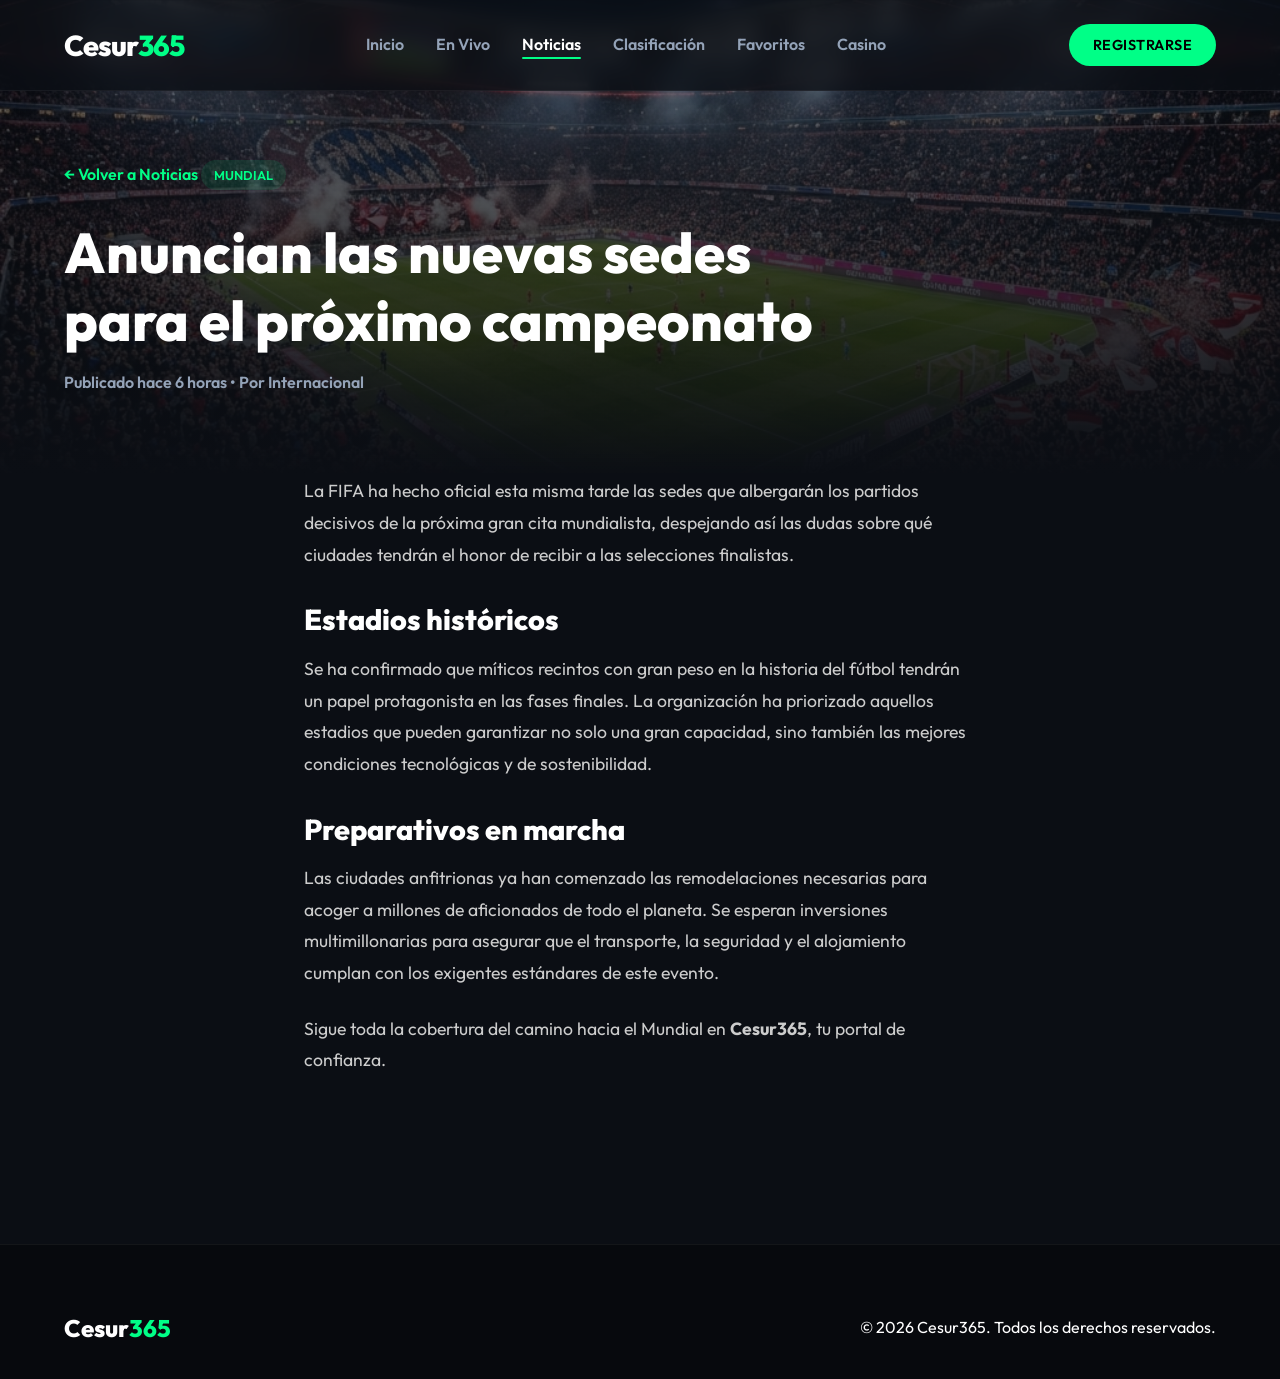
<file: noticia3.html>
<!DOCTYPE html>
<html lang="es">

<head>
    <meta charset="UTF-8">
    <meta name="viewport" content="width=device-width, initial-scale=1.0">
    <title>Cesur365 | Noticia Completa</title>
    <link rel="preconnect" href="https://fonts.googleapis.com">
    <link rel="preconnect" href="https://fonts.gstatic.com" crossorigin>
    <link href="https://fonts.googleapis.com/css2?family=Outfit:wght@300;400;600;800&display=swap" rel="stylesheet">
    <link rel="stylesheet" href="css/style.css">
    <style>
        .article-header {
            padding: 10rem 5% 5rem;
            background-image: linear-gradient(to bottom, rgba(11, 14, 20, 0.5), var(--bg-main)), url('img/stadium_hero.png');
            background-size: cover;
            background-position: center;
        }

        .article-header h1 {
            font-size: 3.5rem;
            max-width: 800px;
            margin-bottom: 1rem;
        }

        .article-meta {
            color: var(--text-secondary);
            font-weight: 600;
        }

        .article-body {
            max-width: 800px;
            margin: 0 auto;
            padding: 0 5% 5rem;
            font-size: 1.1rem;
            line-height: 1.8;
            color: #ccc;
        }

        .article-body p {
            margin-bottom: 1.5rem;
        }

        .article-body h3 {
            color: var(--text-primary);
            margin: 2rem 0 1rem;
            font-size: 1.8rem;
        }

        .back-btn {
            display: inline-block;
            margin-bottom: 2rem;
            color: var(--accent);
            font-weight: 600;
        }
    </style>
</head>

<body>
    <header class="navbar">
        <div class="logo">
            <a href="index.html" style="text-decoration: none; color: inherit;">
                <h1>Cesur<span>365</span></h1>
            </a>
        </div>
        <div class="hamburger" onclick="toggleMenu()">
            <span></span>
            <span></span>
            <span></span>
        </div>
        <nav id="nav-menu">
            <ul>
                <li><a href="index.html">Inicio</a></li>
                <li><a href="envivo.html">En Vivo</a></li>
                <li><a href="noticias.html" class="active">Noticias</a></li>
                <li><a href="clasificacion.html">Clasificación</a></li>
                <li><a href="favoritos.html">Favoritos</a></li>
                <li><a href="casino.html">Casino</a></li>
            </ul>
        </nav>
        <button class="btn-primary">Registrarse</button>
    </header>

    <main>
        <article>
            <div class="article-header">
                <a href="noticias.html" class="back-btn">&larr; Volver a Noticias</a>
                <span class="tag">Mundial</span>
                <h1>Anuncian las nuevas sedes para el próximo campeonato</h1>
                <div class="article-meta">Publicado hace 6 horas • Por Internacional</div>
            </div>
            <div class="article-body">
                <p>La FIFA ha hecho oficial esta misma tarde las sedes que albergarán los partidos decisivos de la próxima gran cita mundialista, despejando así las dudas sobre qué ciudades tendrán el honor de recibir a las selecciones finalistas.</p>

                <h3>Estadios históricos</h3>
                <p>Se ha confirmado que míticos recintos con gran peso en la historia del fútbol tendrán un papel protagonista en las fases finales. La organización ha priorizado aquellos estadios que pueden garantizar no solo una gran capacidad, sino también las mejores condiciones tecnológicas y de sostenibilidad.</p>

                <h3>Preparativos en marcha</h3>
                <p>Las ciudades anfitrionas ya han comenzado las remodelaciones necesarias para acoger a millones de aficionados de todo el planeta. Se esperan inversiones multimillonarias para asegurar que el transporte, la seguridad y el alojamiento cumplan con los exigentes estándares de este evento.</p>

                <p>Sigue toda la cobertura del camino hacia el Mundial en <strong>Cesur365</strong>, tu portal de confianza.</p>
            </div>
        </article>
    </main>

    <footer>
        <div class="footer-content">
            <div class="footer-logo">Cesur<span>365</span></div>
            <p>&copy; 2026 Cesur365. Todos los derechos reservados.</p>
        </div>
    </footer>
    <script>
        function toggleMenu() {
            document.getElementById('nav-menu').classList.toggle('open');
        }
    </script>
</body>

</html>
</file>
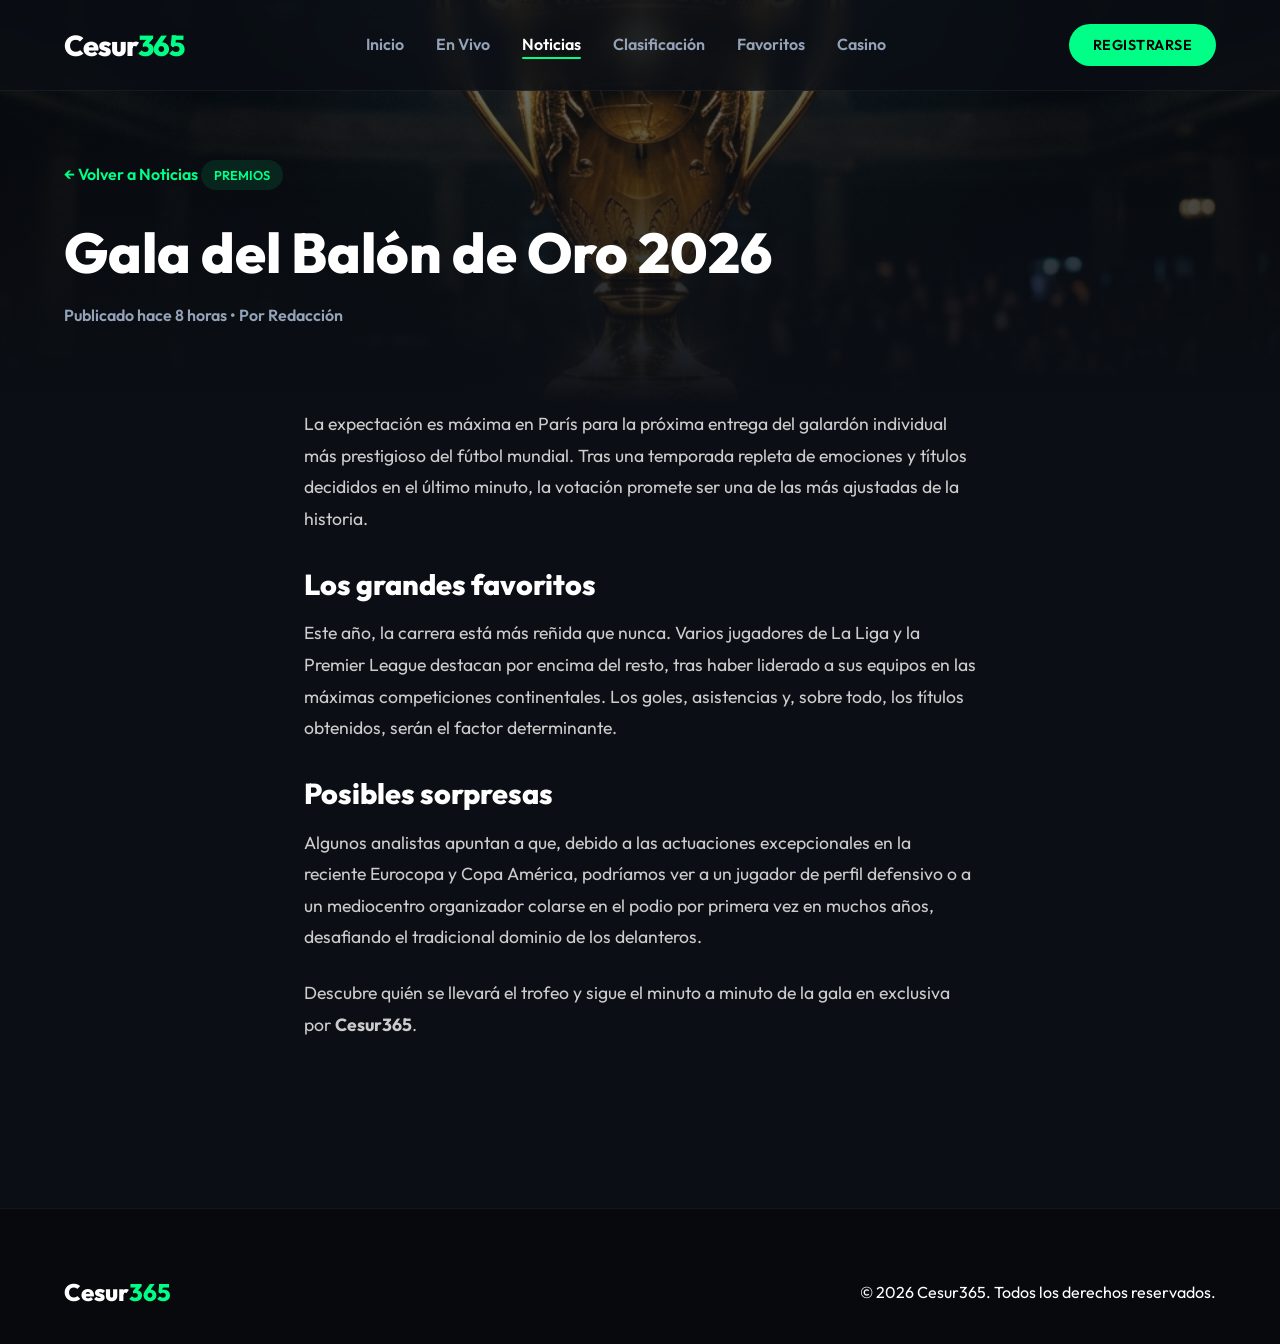
<file: noticia4.html>
<!DOCTYPE html>
<html lang="es">

<head>
    <meta charset="UTF-8">
    <meta name="viewport" content="width=device-width, initial-scale=1.0">
    <title>Cesur365 | Noticia Completa</title>
    <link rel="preconnect" href="https://fonts.googleapis.com">
    <link rel="preconnect" href="https://fonts.gstatic.com" crossorigin>
    <link href="https://fonts.googleapis.com/css2?family=Outfit:wght@300;400;600;800&display=swap" rel="stylesheet">
    <link rel="stylesheet" href="css/style.css">
    <style>
        .article-header {
            padding: 10rem 5% 5rem;
            background-image: linear-gradient(to bottom, rgba(11, 14, 20, 0.5), var(--bg-main)), url('img/news_trophy.png');
            background-size: cover;
            background-position: center;
        }

        .article-header h1 {
            font-size: 3.5rem;
            max-width: 800px;
            margin-bottom: 1rem;
        }

        .article-meta {
            color: var(--text-secondary);
            font-weight: 600;
        }

        .article-body {
            max-width: 800px;
            margin: 0 auto;
            padding: 0 5% 5rem;
            font-size: 1.1rem;
            line-height: 1.8;
            color: #ccc;
        }

        .article-body p {
            margin-bottom: 1.5rem;
        }

        .article-body h3 {
            color: var(--text-primary);
            margin: 2rem 0 1rem;
            font-size: 1.8rem;
        }

        .back-btn {
            display: inline-block;
            margin-bottom: 2rem;
            color: var(--accent);
            font-weight: 600;
        }
    </style>
</head>

<body>
    <header class="navbar">
        <div class="logo">
            <a href="index.html" style="text-decoration: none; color: inherit;">
                <h1>Cesur<span>365</span></h1>
            </a>
        </div>
        <div class="hamburger" onclick="toggleMenu()">
            <span></span>
            <span></span>
            <span></span>
        </div>
        <nav id="nav-menu">
            <ul>
                <li><a href="index.html">Inicio</a></li>
                <li><a href="envivo.html">En Vivo</a></li>
                <li><a href="noticias.html" class="active">Noticias</a></li>
                <li><a href="clasificacion.html">Clasificación</a></li>
                <li><a href="favoritos.html">Favoritos</a></li>
                <li><a href="casino.html">Casino</a></li>
            </ul>
        </nav>
        <button class="btn-primary">Registrarse</button>
    </header>

    <main>
        <article>
            <div class="article-header">
                <a href="noticias.html" class="back-btn">&larr; Volver a Noticias</a>
                <span class="tag">Premios</span>
                <h1>Gala del Balón de Oro 2026</h1>
                <div class="article-meta">Publicado hace 8 horas • Por Redacción</div>
            </div>
            <div class="article-body">
                <p>La expectación es máxima en París para la próxima entrega del galardón individual más prestigioso del fútbol mundial. Tras una temporada repleta de emociones y títulos decididos en el último minuto, la votación promete ser una de las más ajustadas de la historia.</p>

                <h3>Los grandes favoritos</h3>
                <p>Este año, la carrera está más reñida que nunca. Varios jugadores de La Liga y la Premier League destacan por encima del resto, tras haber liderado a sus equipos en las máximas competiciones continentales. Los goles, asistencias y, sobre todo, los títulos obtenidos, serán el factor determinante.</p>

                <h3>Posibles sorpresas</h3>
                <p>Algunos analistas apuntan a que, debido a las actuaciones excepcionales en la reciente Eurocopa y Copa América, podríamos ver a un jugador de perfil defensivo o a un mediocentro organizador colarse en el podio por primera vez en muchos años, desafiando el tradicional dominio de los delanteros.</p>

                <p>Descubre quién se llevará el trofeo y sigue el minuto a minuto de la gala en exclusiva por <strong>Cesur365</strong>.</p>
            </div>
        </article>
    </main>

    <footer>
        <div class="footer-content">
            <div class="footer-logo">Cesur<span>365</span></div>
            <p>&copy; 2026 Cesur365. Todos los derechos reservados.</p>
        </div>
    </footer>
    <script>
        function toggleMenu() {
            document.getElementById('nav-menu').classList.toggle('open');
        }
    </script>
</body>

</html>
</file>
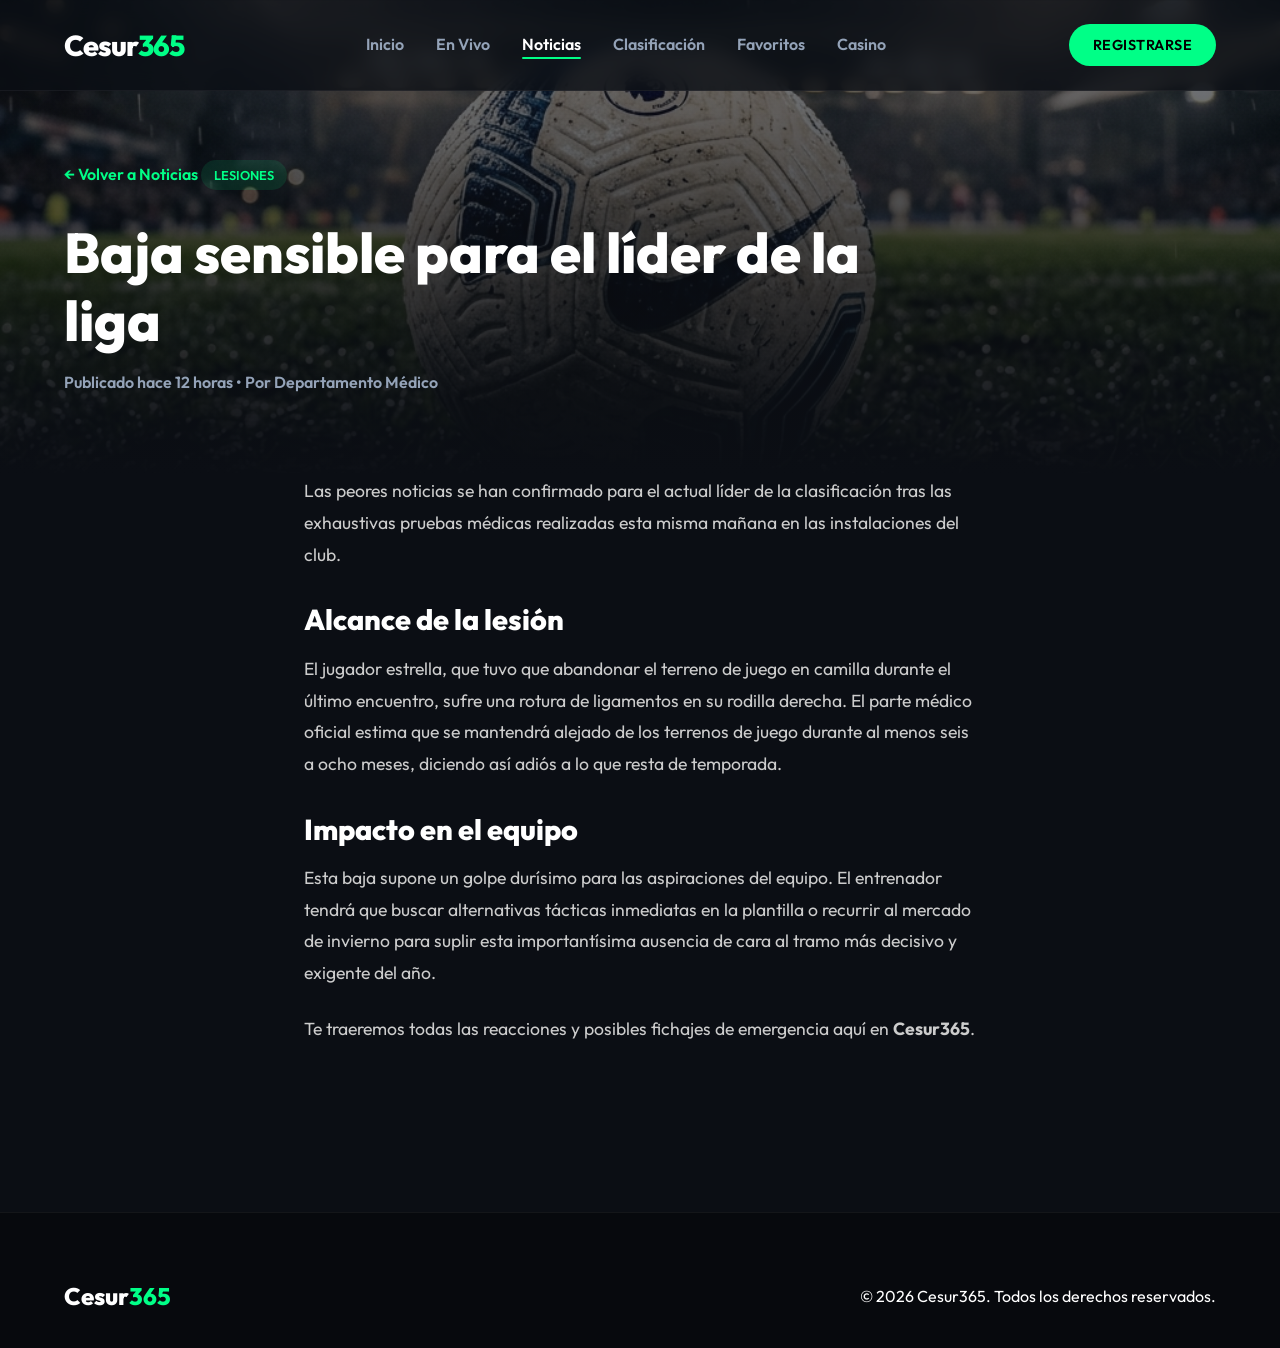
<file: noticia5.html>
<!DOCTYPE html>
<html lang="es">

<head>
    <meta charset="UTF-8">
    <meta name="viewport" content="width=device-width, initial-scale=1.0">
    <title>Cesur365 | Noticia Completa</title>
    <link rel="preconnect" href="https://fonts.googleapis.com">
    <link rel="preconnect" href="https://fonts.gstatic.com" crossorigin>
    <link href="https://fonts.googleapis.com/css2?family=Outfit:wght@300;400;600;800&display=swap" rel="stylesheet">
    <link rel="stylesheet" href="css/style.css">
    <style>
        .article-header {
            padding: 10rem 5% 5rem;
            background-image: linear-gradient(to bottom, rgba(11, 14, 20, 0.5), var(--bg-main)), url('img/news_ball.png');
            background-size: cover;
            background-position: center;
        }

        .article-header h1 {
            font-size: 3.5rem;
            max-width: 800px;
            margin-bottom: 1rem;
        }

        .article-meta {
            color: var(--text-secondary);
            font-weight: 600;
        }

        .article-body {
            max-width: 800px;
            margin: 0 auto;
            padding: 0 5% 5rem;
            font-size: 1.1rem;
            line-height: 1.8;
            color: #ccc;
        }

        .article-body p {
            margin-bottom: 1.5rem;
        }

        .article-body h3 {
            color: var(--text-primary);
            margin: 2rem 0 1rem;
            font-size: 1.8rem;
        }

        .back-btn {
            display: inline-block;
            margin-bottom: 2rem;
            color: var(--accent);
            font-weight: 600;
        }
    </style>
</head>

<body>
    <header class="navbar">
        <div class="logo">
            <a href="index.html" style="text-decoration: none; color: inherit;">
                <h1>Cesur<span>365</span></h1>
            </a>
        </div>
        <div class="hamburger" onclick="toggleMenu()">
            <span></span>
            <span></span>
            <span></span>
        </div>
        <nav id="nav-menu">
            <ul>
                <li><a href="index.html">Inicio</a></li>
                <li><a href="envivo.html">En Vivo</a></li>
                <li><a href="noticias.html" class="active">Noticias</a></li>
                <li><a href="clasificacion.html">Clasificación</a></li>
                <li><a href="favoritos.html">Favoritos</a></li>
                <li><a href="casino.html">Casino</a></li>
            </ul>
        </nav>
        <button class="btn-primary">Registrarse</button>
    </header>

    <main>
        <article>
            <div class="article-header">
                <a href="noticias.html" class="back-btn">&larr; Volver a Noticias</a>
                <span class="tag">Lesiones</span>
                <h1>Baja sensible para el líder de la liga</h1>
                <div class="article-meta">Publicado hace 12 horas • Por Departamento Médico</div>
            </div>
            <div class="article-body">
                <p>Las peores noticias se han confirmado para el actual líder de la clasificación tras las exhaustivas
                    pruebas médicas realizadas esta misma mañana en las instalaciones del club.</p>

                <h3>Alcance de la lesión</h3>
                <p>El jugador estrella, que tuvo que abandonar el terreno de juego en camilla durante el último
                    encuentro, sufre una rotura de ligamentos en su rodilla derecha. El parte médico oficial estima que
                    se mantendrá alejado de los terrenos de juego durante al menos seis a ocho meses, diciendo así adiós
                    a lo que resta de temporada.</p>

                <h3>Impacto en el equipo</h3>
                <p>Esta baja supone un golpe durísimo para las aspiraciones del equipo. El entrenador tendrá que buscar
                    alternativas tácticas inmediatas en la plantilla o recurrir al mercado de invierno para suplir esta
                    importantísima ausencia de cara al tramo más decisivo y exigente del año.</p>

                <p>Te traeremos todas las reacciones y posibles fichajes de emergencia aquí en <strong>Cesur365</strong>.
                </p>
            </div>
        </article>
    </main>

    <footer>
        <div class="footer-content">
            <div class="footer-logo">Cesur<span>365</span></div>
            <p>&copy; 2026 Cesur365. Todos los derechos reservados.</p>
        </div>
    </footer>
    <script>
        function toggleMenu() {
            document.getElementById('nav-menu').classList.toggle('open');
        }
    </script>
</body>

</html>
</file>
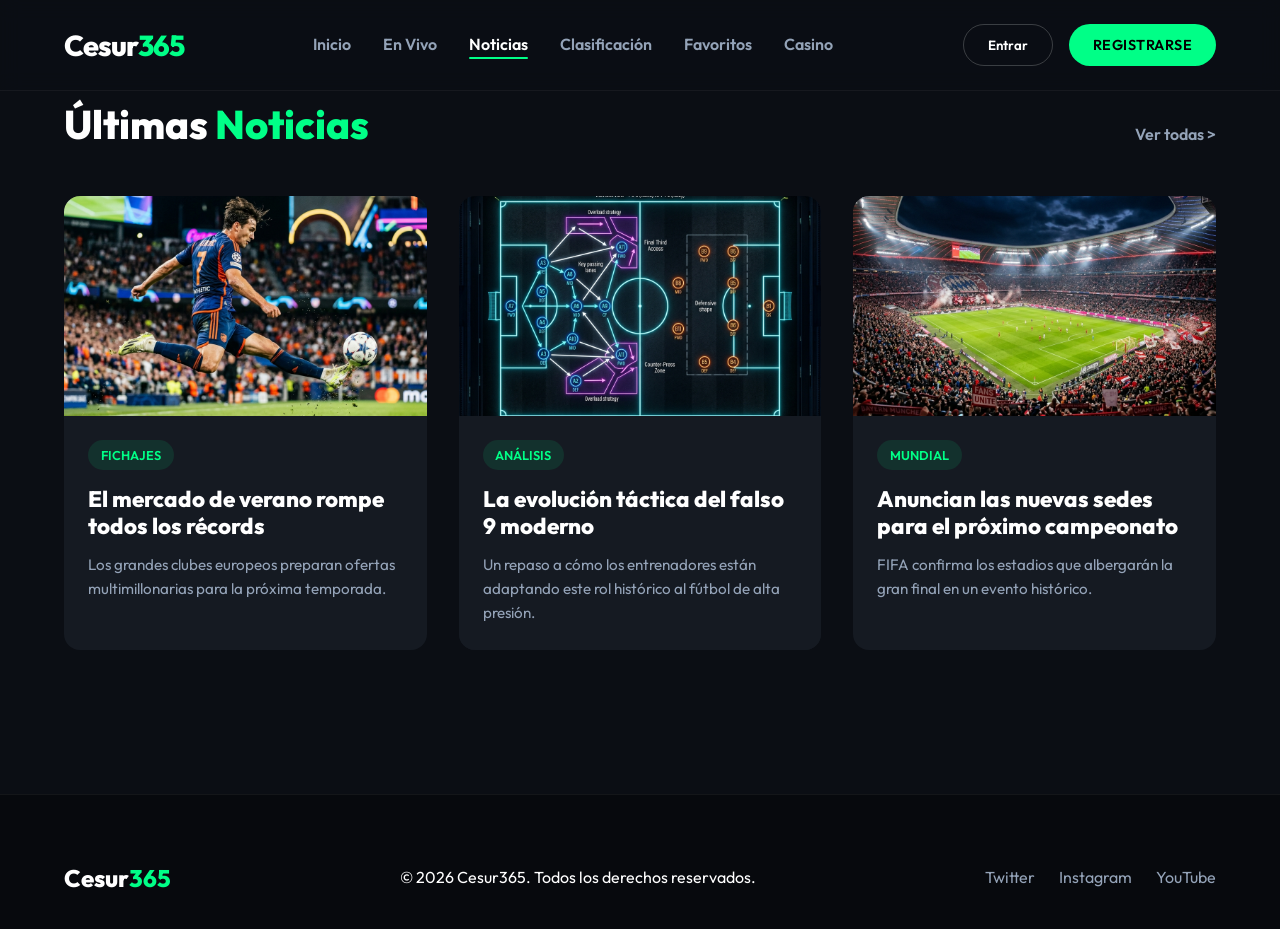
<file: noticias.html>
<!DOCTYPE html>
<html lang="es">

<head>
    <meta charset="UTF-8">
    <meta name="viewport" content="width=device-width, initial-scale=1.0">
    <title>Cesur365 - Noticias</title>
    <!-- Fuentes de Google -->
    <link rel="preconnect" href="https://fonts.googleapis.com">
    <link rel="preconnect" href="https://fonts.gstatic.com" crossorigin>
    <link href="https://fonts.googleapis.com/css2?family=Outfit:wght@300;400;600;800&display=swap" rel="stylesheet">
    <link rel="stylesheet" href="css/style.css">
</head>

<body>
    <header class="navbar">
        <div class="logo">
            <a href="index.html" style="text-decoration: none; color: inherit;">
                <h1>Cesur<span>365</span></h1>
            </a>
        </div>
        <div class="hamburger" onclick="toggleMenu()">
            <span></span>
            <span></span>
            <span></span>
        </div>
        <nav id="nav-menu">
            <ul>
                <li><a href="index.html">Inicio</a></li>
                <li><a href="envivo.html">En Vivo</a></li>
                <li><a href="noticias.html" class="active">Noticias</a></li>
                <li><a href="clasificacion.html">Clasificación</a></li>
                <li><a href="favoritos.html">Favoritos</a></li>
                <li><a href="casino.html">Casino</a></li>
            </ul>
        </nav>
        <div class="auth-buttons" id="auth-section">
            <button class="btn-secondary" onclick="openModal('loginModal')">Entrar</button>
            <button class="btn-primary" onclick="openModal('registerModal')">Registrarse</button>
        </div>
    </header>

    <main>
        <!-- Últimas Noticias -->
        <section id="news" class="section-container" style="padding-top: 100px;">
            <div class="section-header">
                <h3>Últimas <span class="highlight">Noticias</span></h3>
                <a href="javascript:void(0)" class="view-all" onclick="toggleVisibility('news')">Ver todas ></a>
            </div>
            <div class="news-grid">
                <!-- Tarjeta de Noticia 1 -->
                <div class="news-card" onclick="window.location.href='noticia.html';">
                    <img class="news-img" src="img/player_action.png"
                        alt="Jugador de fútbol en acción realizando un pase">
                    <div class="news-content">
                        <span class="tag">Fichajes</span>
                        <h4>El mercado de verano rompe todos los récords</h4>
                        <p>Los grandes clubes europeos preparan ofertas multimillonarias para la próxima temporada.</p>
                    </div>
                </div>
                <!-- Tarjeta de Noticia 2 -->
                <div class="news-card" onclick="window.location.href='noticia2.html';">
                    <img class="news-img" src="img/news_tactics.png" alt="Esquema táctico de fútbol en pizarra">
                    <div class="news-content">
                        <span class="tag">Análisis</span>
                        <h4>La evolución táctica del falso 9 moderno</h4>
                        <p>Un repaso a cómo los entrenadores están adaptando este rol histórico al fútbol de alta
                            presión.</p>
                    </div>
                </div>
                <!-- Tarjeta de Noticia 3 -->
                <div class="news-card" onclick="window.location.href='noticia3.html';">
                    <img class="news-img" src="img/stadium_hero.png" alt="Estadio de fútbol repleto de aficionados">
                    <div class="news-content">
                        <span class="tag">Mundial</span>
                        <h4>Anuncian las nuevas sedes para el próximo campeonato</h4>
                        <p>FIFA confirma los estadios que albergarán la gran final en un evento histórico.</p>
                    </div>
                </div>
                <!-- Noticias Adicionales -->
                <div class="news-card hidden-item-news" style="display: none;"
                    onclick="window.location.href='noticia4.html';">
                    <img class="news-img" src="img/news_trophy.png" alt="Trofeo de campeonato internacional">
                    <div class="news-content">
                        <span class="tag">Premios</span>
                        <h4>Gala del Balón de Oro 2026</h4>
                        <p>Descubre quiénes son los máximos favoritos para llevarse el galardón este año tras una
                            temporada intensa.</p>
                    </div>
                </div>
                <div class="news-card hidden-item-news" style="display: none;"
                    onclick="window.location.href='noticia5.html';">
                    <img class="news-img" src="img/news_ball.png" alt="Balón de fútbol en el césped">
                    <div class="news-content">
                        <span class="tag">Lesiones</span>
                        <h4>Baja sensible para el líder de la liga</h4>
                        <p>Su estrella estará fuera por tres meses debido a una lesión de rodilla en el último
                            encuentro.</p>
                    </div>
                </div>
            </div>
        </section>
    </main>

    <footer>
        <div class="footer-content">
            <div class="footer-logo">Cesur<span>365</span></div>
            <p>&copy; 2026 Cesur365. Todos los derechos reservados.</p>
            <div class="social-links">
                <a href="#">Twitter</a>
                <a href="#">Instagram</a>
                <a href="#">YouTube</a>
            </div>
        </div>
    </footer>

    <script>
        function toggleVisibility(sectionId) {
            if (sectionId === 'news') {
                const hiddenItems = document.querySelectorAll('#news .hidden-item-news');
                const btn = document.querySelector('#news .view-all');
                hiddenItems.forEach(item => {
                    item.style.display = item.style.display === 'none' ? 'block' : 'none';
                });
                if (btn) {
                    btn.textContent = btn.textContent === 'Ver todas >' ? 'Ver menos >' : 'Ver todas >';
                }
            }
        }
        function toggleMenu() {
            document.getElementById('nav-menu').classList.toggle('open');
        }

        // ---autenticación  ---
        function openModal(id) { document.getElementById(id).classList.add('active'); }
        function closeModal(id) { document.getElementById(id).classList.remove('active'); }

        function checkAuth() {
            const user = localStorage.getItem('nexgenUser');
            const authSection = document.getElementById('auth-section');
            if (user) {
                authSection.innerHTML = `<span style="margin-right:1rem; font-weight:600;">Hola, <span class="highlight">${user}</span></span>
                                         <button class="btn-secondary" onclick="logout()">Salir</button>`;
            } else {
                authSection.innerHTML = `<button class="btn-secondary" onclick="openModal('loginModal')">Entrar</button>
                                         <button class="btn-primary" onclick="openModal('registerModal')">Registrarse</button>`;
            }
        }

        function handleRegister(e) {
            e.preventDefault();
            const user = document.getElementById('regUser').value;
            localStorage.setItem('nexgenUser', user);
            closeModal('registerModal');
            checkAuth();
            alert('¡Registro exitoso! Bienvenido ' + user);
        }

        function handleLogin(e) {
            e.preventDefault();
            const user = document.getElementById('loginUser').value;
            localStorage.setItem('nexgenUser', user);
            closeModal('loginModal');
            checkAuth();
        }

        function logout() {
            localStorage.removeItem('nexgenUser');
            checkAuth();
        }

        window.onload = checkAuth;
    </script>

    <!--Inicisio de sesion -->
    <div id="loginModal" class="modal">
        <div class="modal-content">
            <span class="close-btn" onclick="closeModal('loginModal')">&times;</span>
            <h3 style="margin-bottom: 1.5rem; font-size: 1.8rem;">Iniciar <span class="highlight">Sesión</span></h3>
            <form id="loginForm" onsubmit="handleLogin(event)">
                <div class="form-group">
                    <label>Usuario</label>
                    <input type="text" id="loginUser" required>
                </div>
                <div class="form-group">
                    <label>Contraseña</label>
                    <input type="password" id="loginPass" required>
                </div>
                <button type="submit" class="btn-primary" style="width: 100%;">Entrar</button>
            </form>
        </div>
    </div>

    <!-- Registrarse -->
    <div id="registerModal" class="modal">
        <div class="modal-content">
            <span class="close-btn" onclick="closeModal('registerModal')">&times;</span>
            <h3 style="margin-bottom: 1.5rem; font-size: 1.8rem;">Crea tu <span class="highlight">Cuenta</span></h3>
            <form id="registerForm" onsubmit="handleRegister(event)">
                <div class="form-group">
                    <label>Nombre de Usuario</label>
                    <input type="text" id="regUser" required>
                </div>
                <div class="form-group">
                    <label>Correo Electrónico</label>
                    <input type="email" id="regEmail" required>
                </div>
                <div class="form-group">
                    <label>Contraseña</label>
                    <input type="password" id="regPass" required>
                </div>
                <button type="submit" class="btn-primary" style="width: 100%;">Registrarse</button>
            </form>
        </div>
    </div>
</body>

</html>
</file>
<file: css/style.css>
/* --- Variables CSS y Sistema de Diseño --- */
:root {
    --bg-main: #0B0E14;
    --bg-card: #151A22;
    --bg-card-hover: #1C222C;
    --text-primary: #FFFFFF;
    --text-secondary: #94A3B8;
    --accent: #00FF87;
    /* Verde Neón */
    --accent-hover: #00E075;
    --danger: #FF3366;
    /* Para los marcadores en vivo */
    --font-main: 'Outfit', sans-serif;
    --transition-speed: 0.3s;
}

/* --- Reseteo Base --- */
* {
    margin: 0;
    padding: 0;
    box-sizing: border-box;
}

body {
    background-color: var(--bg-main);
    color: var(--text-primary);
    font-family: var(--font-main);
    line-height: 1.6;
    overflow-x: hidden;
}

a {
    text-decoration: none;
    color: inherit;
}

ul {
    list-style: none;
}

/* --- Tipografía --- */
h1,
h2,
h3,
h4 {
    font-weight: 800;
    line-height: 1.2;
}

.highlight {
    color: var(--accent);
}

/* --- Botones --- */
.btn-primary {
    background-color: var(--accent);
    color: #000;
    border: none;
    padding: 0.75rem 1.5rem;
    border-radius: 50px;
    font-family: var(--font-main);
    font-weight: 600;
    cursor: pointer;
    transition: all var(--transition-speed) ease;
    text-transform: uppercase;
    letter-spacing: 0.5px;
    font-size: 0.9rem;
}

.btn-primary:hover {
    background-color: var(--accent-hover);
    transform: translateY(-2px);
    box-shadow: 0 4px 15px rgba(0, 255, 135, 0.4);
}

.btn-large {
    padding: 1rem 2rem;
    font-size: 1rem;
}

/* --- Navegación --- */
.navbar {
    display: flex;
    justify-content: space-between;
    align-items: center;
    padding: 1.5rem 5%;
    background: rgba(11, 14, 20, 0.8);
    backdrop-filter: blur(10px);
    -webkit-backdrop-filter: blur(10px);
    position: fixed;
    top: 0;
    width: 100%;
    z-index: 1000;
    border-bottom: 1px solid rgba(255, 255, 255, 0.05);
}

.logo h1 {
    font-size: 1.8rem;
    letter-spacing: -1px;
}

.logo span {
    color: var(--accent);
}

.navbar nav ul {
    display: flex;
    gap: 2rem;
}

.navbar nav ul li a {
    font-weight: 600;
    color: var(--text-secondary);
    transition: color var(--transition-speed);
    font-size: 1rem;
    position: relative;
}

.navbar nav ul li a:hover,
.navbar nav ul li a.active {
    color: var(--text-primary);
}

.navbar nav ul li a.active::after {
    content: '';
    position: absolute;
    bottom: -5px;
    left: 0;
    width: 100%;
    height: 2px;
    background-color: var(--accent);
    border-radius: 2px;
}

/* --- Principal --- */
.hero {
    height: 100vh;
    display: flex;
    align-items: center;
    padding: 0 5%;
    position: relative;
    background-image: linear-gradient(to right, rgba(11, 14, 20, 0.95) 20%, rgba(11, 14, 20, 0.2) 100%), url('../img/stadium_hero.png');
    background-size: cover;
    background-position: center;
}

.hero-content {
    max-width: 600px;
    z-index: 2;
    animation: fadeUp 1s ease-out;
}

.hero-content h2 {
    font-size: 4.5rem;
    margin-bottom: 1rem;
    text-shadow: 0 4px 20px rgba(0, 0, 0, 0.5);
}

.hero-content p {
    font-size: 1.2rem;
    color: var(--text-secondary);
    margin-bottom: 2.5rem;
}

/* --- Diseño de Sección --- */
.section-container {
    padding: 5rem 5%;
}

.section-header {
    display: flex;
    justify-content: space-between;
    align-items: flex-end;
    margin-bottom: 3rem;
}

.section-header h3 {
    font-size: 2.5rem;
}

.live-indicator {
    color: var(--danger);
    font-weight: 800;
    letter-spacing: 1px;
    animation: blink 2s infinite;
}

.view-all {
    color: var(--text-secondary);
    font-weight: 600;
    transition: color var(--transition-speed);
}

.view-all:hover {
    color: var(--accent);
}

/* --- Tarjetas de Partidos --- */
.match-grid {
    display: grid;
    grid-template-columns: repeat(auto-fit, minmax(300px, 1fr));
    gap: 2rem;
}

.match-card {
    background-color: var(--bg-card);
    border-radius: 16px;
    padding: 1.5rem;
    border: 1px solid rgba(255, 255, 255, 0.03);
    transition: transform var(--transition-speed), background-color var(--transition-speed);
    cursor: pointer;
    position: relative;
    overflow: hidden;
}

.match-card:hover {
    transform: translateY(-5px);
    background-color: var(--bg-card-hover);
    border-color: rgba(0, 255, 135, 0.2);
}

.match-time {
    color: var(--danger);
    font-weight: 800;
    margin-bottom: 1rem;
    font-size: 0.9rem;
}

.match-time.finished {
    color: var(--text-secondary);
}

.teams {
    display: flex;
    flex-direction: column;
    gap: 0.8rem;
}

.team {
    display: flex;
    justify-content: space-between;
    align-items: center;
}

.team-name {
    font-weight: 600;
    font-size: 1.2rem;
}

.score {
    font-weight: 800;
    font-size: 1.4rem;
    color: var(--text-primary);
}

.match-footer {
    margin-top: 1.5rem;
    padding-top: 1rem;
    border-top: 1px solid rgba(255, 255, 255, 0.05);
    color: var(--text-secondary);
    font-size: 0.85rem;
    text-transform: uppercase;
    letter-spacing: 0.5px;
}

/* --- Tarjetas de Noticias --- */
.news-grid {
    display: grid;
    grid-template-columns: repeat(auto-fit, minmax(350px, 1fr));
    gap: 2rem;
}

.news-card {
    background-color: var(--bg-card);
    border-radius: 16px;
    overflow: hidden;
    transition: transform var(--transition-speed);
    cursor: pointer;
}

.news-card:hover {
    transform: translateY(-5px);
}

.news-img {
    width: 100%;
    height: 220px;
    object-fit: cover;
    display: block;
    transition: transform 0.5s ease;
}

.news-card:hover .news-img {
    transform: scale(1.05);
}

.placeholder-1 {
    background-image: linear-gradient(45deg, #1A2980, #26D0CE);
}

.placeholder-2 {
    background-image: linear-gradient(45deg, #FF416C, #FF4B2B);
}

.news-content {
    padding: 1.5rem;
    position: relative;
    background-color: var(--bg-card);
    /* Para cubrir la superposición de imágenes al escalar */
}

.tag {
    background-color: rgba(0, 255, 135, 0.1);
    color: var(--accent);
    padding: 0.3rem 0.8rem;
    border-radius: 50px;
    font-size: 0.8rem;
    font-weight: 600;
    text-transform: uppercase;
    display: inline-block;
    margin-bottom: 1rem;
}

.news-content h4 {
    font-size: 1.4rem;
    margin-bottom: 0.8rem;
}

.news-content p {
    color: var(--text-secondary);
    font-size: 0.95rem;
}

/* --- Tabla de Clasificación --- */
.league-selector {
    background-color: var(--bg-card);
    color: var(--text-primary);
    border: 1px solid rgba(255, 255, 255, 0.1);
    padding: 0.5rem 1rem;
    border-radius: 8px;
    font-family: var(--font-main);
    font-size: 1rem;
    outline: none;
    cursor: pointer;
}

.table-responsive {
    overflow-x: auto;
    background-color: var(--bg-card);
    border-radius: 16px;
    border: 1px solid rgba(255, 255, 255, 0.05);
}

.standings-table {
    width: 100%;
    border-collapse: collapse;
    text-align: center;
}

.standings-table th,
.standings-table td {
    padding: 1.2rem 1rem;
    border-bottom: 1px solid rgba(255, 255, 255, 0.05);
}

.standings-table th {
    color: var(--text-secondary);
    font-weight: 600;
    text-transform: uppercase;
    font-size: 0.85rem;
    letter-spacing: 1px;
}

.standings-table tbody tr {
    transition: background-color var(--transition-speed);
}

.standings-table tbody tr:hover {
    background-color: rgba(255, 255, 255, 0.02);
}

.standings-table tbody tr:last-child td {
    border-bottom: none;
}

.club-cell {
    text-align: left;
    font-weight: 600;
    display: flex;
    align-items: center;
    gap: 0.8rem;
}

.club-color {
    width: 12px;
    height: 12px;
    border-radius: 50%;
}

.champions td:first-child {
    border-left: 4px solid var(--accent);
}

.europa td:first-child {
    border-left: 4px solid #FF9800;
}

.relegation td:first-child {
    border-left: 4px solid var(--danger);
}

/* --- Pie de Página --- */
footer {
    background-color: #07090D;
    padding: 4rem 5% 2rem;
    margin-top: 4rem;
    border-top: 1px solid rgba(255, 255, 255, 0.05);
}

.footer-content {
    display: flex;
    justify-content: space-between;
    align-items: center;
    flex-wrap: wrap;
    gap: 2rem;
}

.footer-logo {
    font-size: 1.5rem;
    font-weight: 800;
}

.footer-logo span {
    color: var(--accent);
}

.social-links {
    display: flex;
    gap: 1.5rem;
}

.social-links a {
    color: var(--text-secondary);
    transition: color var(--transition-speed);
}

.social-links a:hover {
    color: var(--accent);
}

/* --- Modals y Formularios --- */
.modal {
    display: none;
    position: fixed;
    z-index: 2000;
    left: 0;
    top: 0;
    width: 100%;
    height: 100%;
    background-color: rgba(0, 0, 0, 0.8);
    backdrop-filter: blur(5px);
    align-items: center;
    justify-content: center;
}

.modal.active {
    display: flex;
}

.modal-content {
    background-color: var(--bg-card);
    padding: 2.5rem;
    border-radius: 16px;
    width: 90%;
    max-width: 450px;
    border: 1px solid rgba(255, 255, 255, 0.05);
    position: relative;
    animation: fadeUp 0.3s ease;
}

.close-btn {
    position: absolute;
    top: 1.5rem;
    right: 1.5rem;
    font-size: 1.5rem;
    cursor: pointer;
    color: var(--text-secondary);
    transition: color var(--transition-speed);
}

.close-btn:hover {
    color: var(--accent);
}

.form-group {
    margin-bottom: 1.5rem;
}

.form-group label {
    display: block;
    margin-bottom: 0.5rem;
    font-weight: 600;
    color: var(--text-secondary);
}

.form-group input {
    width: 100%;
    padding: 0.8rem 1rem;
    border-radius: 8px;
    border: 1px solid rgba(255, 255, 255, 0.1);
    background-color: #0B0E14;
    color: var(--text-primary);
    font-family: var(--font-main);
    outline: none;
}

.form-group input:focus {
    border-color: var(--accent);
}

.btn-secondary {
    background: transparent;
    color: var(--text-primary);
    border: 1px solid rgba(255, 255, 255, 0.2);
    padding: 0.75rem 1.5rem;
    border-radius: 50px;
    font-family: var(--font-main);
    font-weight: 600;
    cursor: pointer;
    transition: all var(--transition-speed) ease;
}

.btn-secondary:hover {
    border-color: var(--accent);
    color: var(--accent);
}

.auth-buttons {
    display: flex;
    align-items: center;
    gap: 1rem;
}

/* --- Barras de Estadisticas --- */
.stat-row {
    margin-bottom: 1.5rem;
}

.stat-labels {
    display: flex;
    justify-content: space-between;
    margin-bottom: 0.5rem;
    font-weight: 600;
    font-size: 0.9rem;
}

.stat-bar-container {
    height: 8px;
    background-color: rgba(255, 255, 255, 0.1);
    border-radius: 4px;
    display: flex;
    overflow: hidden;
}

.stat-bar-left {
    background-color: var(--text-primary);
    height: 100%;
}

.stat-bar-right {
    background-color: var(--accent);
    height: 100%;
}

/* --- Animaciones --- */
@keyframes fadeUp {
    from {
        opacity: 0;
        transform: translateY(30px);
    }

    to {
        opacity: 1;
        transform: translateY(0);
    }
}

@keyframes blink {

    0%,
    100% {
        opacity: 1;
    }

    50% {
        opacity: 0.3;
    }
}

/* --- Menú Hamburguesa --- */
.hamburger {
    display: none;
    flex-direction: column;
    gap: 5px;
    cursor: pointer;
}

.hamburger span {
    width: 25px;
    height: 3px;
    background-color: var(--text-primary);
    transition: all 0.3s;
}

/* --- Diseño Adaptable (Responsive) --- */
@media (max-width: 768px) {
    .hero-content h2 {
        font-size: 3rem;
    }

    .hamburger {
        display: flex;
    }

    .navbar nav {
        display: flex;
        position: absolute;
        top: 100%;
        left: 0;
        width: 100%;
        background: rgba(11, 14, 20, 0.95);
        flex-direction: column;
        align-items: center;
        padding: 0;
        max-height: 0;
        overflow: hidden;
        transition: max-height 0.4s ease-out, padding 0.4s ease-out;
    }

    .navbar nav.open {
        max-height: 300px;
        padding: 2rem 0;
    }

    .navbar nav ul {
        flex-direction: column;
        align-items: center;
        gap: 1.5rem;
    }

    .section-header {
        flex-direction: column;
        align-items: flex-start;
        gap: 1rem;
    }
}
</file>
